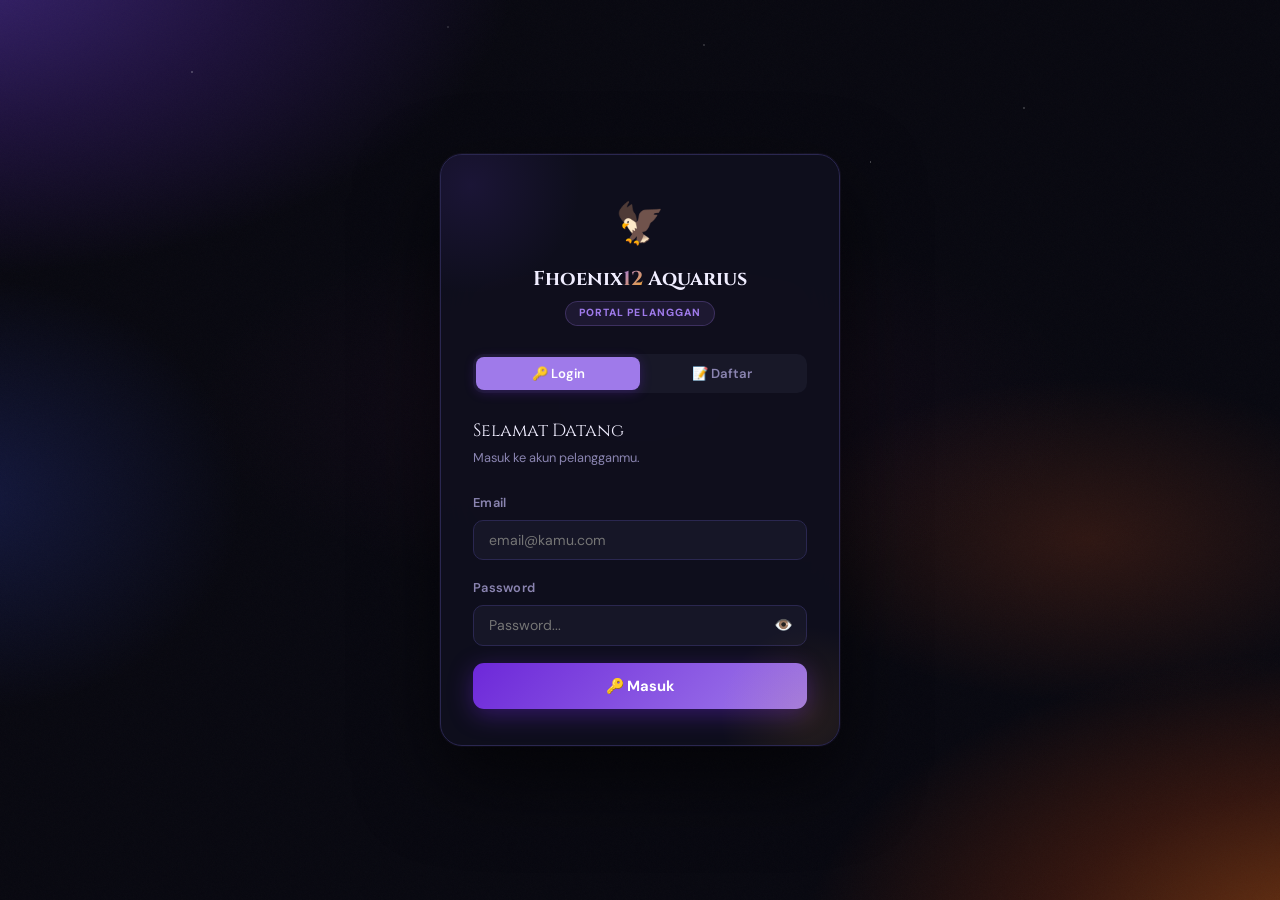
<file: index.html>
<!DOCTYPE html>
<html lang="id">
<head>
<meta charset="UTF-8">
<meta name="viewport" content="width=device-width, initial-scale=1.0">
<title>Fhoenix12 Aquarius — Toko Digital & Fisik</title>
<link rel="stylesheet" href="style.css">
<style>
.hero {
  display: grid; grid-template-columns: 1fr 1fr;
  gap: 2rem; align-items: center;
  padding: 2.5rem 0 3.5rem;
  min-height: 380px;
}
.hero-left { order: 1; }
.hero-right {
  order: 2; display: flex; justify-content: center; align-items: center;
  position: relative;
}
.phoenix-img {
  width: 100%; max-width: 300px;
  border-radius: 20px; object-fit: cover;
  filter: drop-shadow(0 0 40px rgba(159,122,234,0.5)) drop-shadow(0 0 80px rgba(246,166,35,0.25));
  animation: float 5s ease-in-out infinite;
}
@keyframes float { 0%,100%{transform:translateY(0) rotate(-1deg)} 50%{transform:translateY(-12px) rotate(1deg)} }
.phoenix-glow {
  position: absolute; inset: -20px;
  background: radial-gradient(ellipse, rgba(159,122,234,0.15) 0%, rgba(246,166,35,0.08) 50%, transparent 70%);
  border-radius: 50%; pointer-events: none; z-index: -1;
  animation: glow-pulse 4s ease-in-out infinite;
}
@keyframes glow-pulse { 0%,100%{opacity:0.7; transform:scale(0.95)} 50%{opacity:1; transform:scale(1.05)} }

.hero-eyebrow {
  font-size: 0.7rem; font-weight: 700; letter-spacing: 0.12em; text-transform: uppercase;
  background: linear-gradient(90deg, #9f7aea, #f6a623);
  -webkit-background-clip: text; -webkit-text-fill-color: transparent; background-clip: text;
  margin-bottom: 0.7rem; display: block;
}
.hero h1 {
  font-family: 'Cinzel', serif;
  font-size: clamp(1.8rem, 4.5vw, 3rem);
  line-height: 1.2; font-weight: 700;
  margin-bottom: 1rem;
  background: linear-gradient(140deg, #f0edff 0%, #c4b5fd 45%, #f6a623 100%);
  -webkit-background-clip: text; -webkit-text-fill-color: transparent; background-clip: text;
}
.hero p { color: var(--ink2); max-width: 420px; font-size: 0.92rem; line-height: 1.75; margin-bottom: 1.8rem; }
.hero-cta { display: flex; gap: 0.75rem; flex-wrap: wrap; }

.stats {
  display: grid; grid-template-columns: repeat(4, 1fr);
  gap: 1px; background: var(--border);
  border: 1px solid var(--border); border-radius: var(--radius);
  overflow: hidden; margin: 2.5rem 0;
}
.stat { background: var(--surface); padding: 1.2rem 1rem; text-align: center; }
.stat-val {
  font-family: 'Cinzel', serif; font-size: 1.6rem; line-height: 1; margin-bottom: 0.3rem;
  background: linear-gradient(135deg, #c4b5fd, #f6a623);
  -webkit-background-clip: text; -webkit-text-fill-color: transparent; background-clip: text;
}
.stat-label { font-size: 0.72rem; color: var(--ink2); font-weight: 500; }

.quick-nav { display: grid; grid-template-columns: repeat(2,1fr); gap: 1rem; }
.qcard {
  background: rgba(16,16,30,0.8); border: 1.5px solid var(--border);
  border-radius: var(--radius); padding: 1.5rem 1.2rem;
  text-decoration: none; color: var(--ink); transition: all 0.2s;
  display: block; backdrop-filter: blur(8px);
  position: relative; overflow: hidden;
}
.qcard::before {
  content: ''; position: absolute; inset: 0;
  background: linear-gradient(135deg, rgba(159,122,234,0.04) 0%, transparent 60%);
  opacity: 0; transition: opacity 0.2s;
}
.qcard:hover { border-color: rgba(159,122,234,0.35); transform: translateY(-2px); box-shadow: 0 8px 32px rgba(0,0,0,0.3); }
.qcard:hover::before { opacity: 1; }
.qcard-icon { font-size: 1.8rem; margin-bottom: 0.65rem; }
.qcard-title { font-family: 'Cinzel', serif; font-weight: 600; font-size: 0.9rem; margin-bottom: 0.3rem; color: var(--ink); }
.qcard-desc { font-size: 0.78rem; color: var(--ink2); line-height: 1.55; }
.qcard-arrow { display: inline-flex; align-items: center; gap: 0.3rem; color: var(--accent); font-size: 0.75rem; font-weight: 600; margin-top: 0.8rem; }

.section-label {
  font-size: 0.72rem; font-weight: 700; text-transform: uppercase; letter-spacing: 0.08em;
  color: var(--ink2); margin-bottom: 1rem;
  display: flex; align-items: center; gap: 0.6rem;
}
.section-label::after { content: ''; flex: 1; height: 1px; background: var(--border); }

.product-preview { display: grid; grid-template-columns: 1fr 1fr; gap: 0.8rem; margin-bottom: 1.2rem; }
.mini-card {
  background: var(--surface); border: 1.5px solid var(--border);
  border-radius: 12px; padding: 0.9rem;
  display: flex; align-items: center; gap: 0.75rem;
  transition: all 0.2s;
}
.mini-card:hover { border-color: rgba(159,122,234,0.3); }
.mini-icon { font-size: 1.5rem; flex-shrink: 0; }
.mini-name { font-size: 0.82rem; font-weight: 600; margin-bottom: 0.12rem; color: var(--ink); }
.mini-price {
  font-size: 0.8rem; font-weight: 700;
  background: linear-gradient(135deg, #9f7aea, #f6a623);
  -webkit-background-clip: text; -webkit-text-fill-color: transparent; background-clip: text;
}
.mini-badge {
  font-size: 0.65rem; font-weight: 700; padding: 0.12rem 0.45rem; border-radius: 5px;
  background: rgba(159,122,234,0.12); color: var(--accent); margin-left: auto;
  align-self: flex-start; white-space: nowrap; border: 1px solid rgba(159,122,234,0.2);
}

.user-bar {
  background: linear-gradient(135deg, rgba(30,22,53,0.9), rgba(40,28,70,0.9));
  border: 1.5px solid rgba(159,122,234,0.2); border-radius: var(--radius);
  padding: 1.25rem 1.5rem; margin-top: 2rem;
  display: flex; align-items: center; justify-content: space-between; gap: 1rem; flex-wrap: wrap;
}
.user-bar-text { font-size: 0.85rem; color: var(--ink2); }
.user-bar-text strong { color: var(--ink); }
.user-bar-btns { display: flex; gap: 0.6rem; }

@media(max-width:640px) {
  .hero { grid-template-columns: 1fr; text-align: center; }
  .hero-right { order: 1; }
  .hero-left { order: 2; }
  .hero p { max-width: 100%; }
  .hero-cta { justify-content: center; }
  .stats { grid-template-columns: repeat(2,1fr); }
  .quick-nav { grid-template-columns: 1fr; }
  .product-preview { grid-template-columns: 1fr; }
}
</style>
</head>
<body>
<nav>
  <a href="index.html" class="nav-logo">Fhoenix<span>12</span> Aquarius</a>
  <ul class="nav-links">
    <li><a href="index.html" class="active">Beranda</a></li>
    <li><a href="produk.html">Produk</a></li>
    <li><a href="cara-pesan.html">Cara Pesan</a></li>
    <li id="nav-akun-li" style="display:none"><a href="akun.html">👤 Akun</a></li>
  </ul>
  <div class="nav-right">
    <div class="store-pill" id="store-pill"><div class="dot"></div> Buka</div>
    <a href="https://wa.me/6287872334563" class="btn-wa" target="_blank">💬 WA</a>
    <a href="login-pelanggan.html" class="btn btn-ghost btn-sm" id="nav-auth-btn" style="display:none">🔑 Login</a>
    <button onclick="logoutUser()" class="btn btn-ghost btn-sm" id="nav-logout-btn" style="display:none">Logout</button>
  </div>
</nav>
<div id="closed-banner">🔒 Toko tutup sementara — Hubungi WhatsApp untuk pesanan</div>

<div class="page-wrap">
  <div class="hero fade-up">
    <div class="hero-left">
      <span class="hero-eyebrow">✦ Toko Digital & Fisik Terpercaya</span>
      <h1>Top Up &amp; Belanja<br>Mudah &amp; Aman</h1>
      <p>Google Play Card, Voucher Platform, Visa, dan Produk Fisik pilihan — semua ada di Fhoenix12 Aquarius.</p>
      <div class="hero-cta">
        <a href="produk.html" class="btn btn-accent">🛒 Lihat Produk</a>
        <a href="cara-pesan.html" class="btn btn-ghost">📋 Cara Pesan</a>
      </div>
    </div>
    <div class="hero-right">
      <div class="phoenix-glow"></div>
      <img src="phoenix.jpg" alt="Fhoenix12 Aquarius" class="phoenix-img">
    </div>
  </div>

  <div class="stats fade-up" style="animation-delay:0.1s">
    <div class="stat"><div class="stat-val">500+</div><div class="stat-label">Transaksi</div></div>
    <div class="stat"><div class="stat-val">4.9★</div><div class="stat-label">Rating</div></div>
    <div class="stat"><div class="stat-val">&lt;5m</div><div class="stat-label">Proses</div></div>
    <div class="stat"><div class="stat-val">24/7</div><div class="stat-label">Support WA</div></div>
  </div>

  <div class="section-label">Menu Utama</div>
  <div class="quick-nav fade-up" style="animation-delay:0.15s">
    <a href="produk.html" class="qcard">
      <div class="qcard-icon">🛍️</div>
      <div class="qcard-title">Produk</div>
      <div class="qcard-desc">Google Play Card, Voucher, Visa Platform, dan Produk Fisik pilihan</div>
      <div class="qcard-arrow">Lihat semua →</div>
    </a>
    <a href="cara-pesan.html" class="qcard">
      <div class="qcard-icon">📋</div>
      <div class="qcard-title">Cara Pesan</div>
      <div class="qcard-desc">Panduan lengkap cara memesan dan membayar dengan mudah</div>
      <div class="qcard-arrow">Lihat panduan →</div>
    </a>
  </div>

  <hr class="divider">

  <div class="section-label" style="margin-top:2rem">Produk Populer</div>
  <div class="product-preview fade-up" style="animation-delay:0.2s">
    <div class="mini-card"><div class="mini-icon">🎮</div><div><div class="mini-name">Google Play Card 39rb</div><div class="mini-price">Rp39.000</div></div><div class="mini-badge">Digital</div></div>
    <div class="mini-card"><div class="mini-icon">🎮</div><div><div class="mini-name">Google Play Card 75rb</div><div class="mini-price">Rp75.000</div></div><div class="mini-badge">Digital</div></div>
    <div class="mini-card"><div class="mini-icon">💳</div><div><div class="mini-name">Visa Platform Pass</div><div class="mini-price">Rp85.000</div></div><div class="mini-badge">Digital</div></div>
    <div class="mini-card"><div class="mini-icon">📦</div><div><div class="mini-name">Produk Fisik Premium</div><div class="mini-price">Rp120.000</div></div><div class="mini-badge">Fisik</div></div>
  </div>
  <a href="produk.html" class="btn btn-ghost btn-full">Lihat Semua Produk →</a>

  <!-- Bar untuk user yang sudah login -->
  <div class="user-bar fade-up" id="user-welcome-bar" style="animation-delay:0.25s;display:none">
    <div class="user-bar-text">
      👋 Halo, <strong id="user-welcome-name">—</strong>! Selamat datang kembali.
    </div>
    <div class="user-bar-btns">
      <a href="akun.html" class="btn btn-accent btn-sm">👤 Akun Saya</a>
      <button onclick="logoutUser()" class="btn btn-ghost btn-sm">Logout</button>
    </div>
  </div>
</div>

<footer>
  <strong>Fhoenix12 Aquarius</strong> · Toko Digital & Fisik Terpercaya<br>
  <span style="font-size:0.72rem;margin-top:0.35rem;display:block;opacity:0.6">© 2025 Fhoenix12 Aquarius · All rights reserved</span>
  <a href="login.html" style="font-size:0.68rem;color:var(--ink2);text-decoration:none;opacity:0.3;display:inline-block;margin-top:0.5rem;transition:opacity 0.2s" onmouseover="this.style.opacity='0.8'" onmouseout="this.style.opacity='0.3'">⚙️ Admin</a>
</footer>

<script src="auth.js"></script>
<script src="shared.js"></script>
<script>
// ── WAJIB LOGIN sebelum masuk beranda (kecuali admin) ──
(function() {
  if (!isAdmin() && !isLoggedIn()) {
    // Simpan tujuan agar setelah login balik ke sini
    sessionStorage.setItem('after_login', 'index.html');
    window.location.href = 'login-pelanggan.html';
  }
})();

window.addEventListener('DOMContentLoaded', () => {
  const user = getCurrentUser();

  // Tampilkan nav akun jika login
  if (user) {
    const akunLi = document.getElementById('nav-akun-li');
    if (akunLi) akunLi.style.display = 'block';

    const logoutBtn = document.getElementById('nav-logout-btn');
    if (logoutBtn) logoutBtn.style.display = 'inline-flex';

    // Tampilkan welcome bar
    const bar = document.getElementById('user-welcome-bar');
    const nameEl = document.getElementById('user-welcome-name');
    if (bar && nameEl) {
      nameEl.textContent = user.name;
      bar.style.display = 'flex';
    }
  }
});
</script>
</body>
</html>
</file>
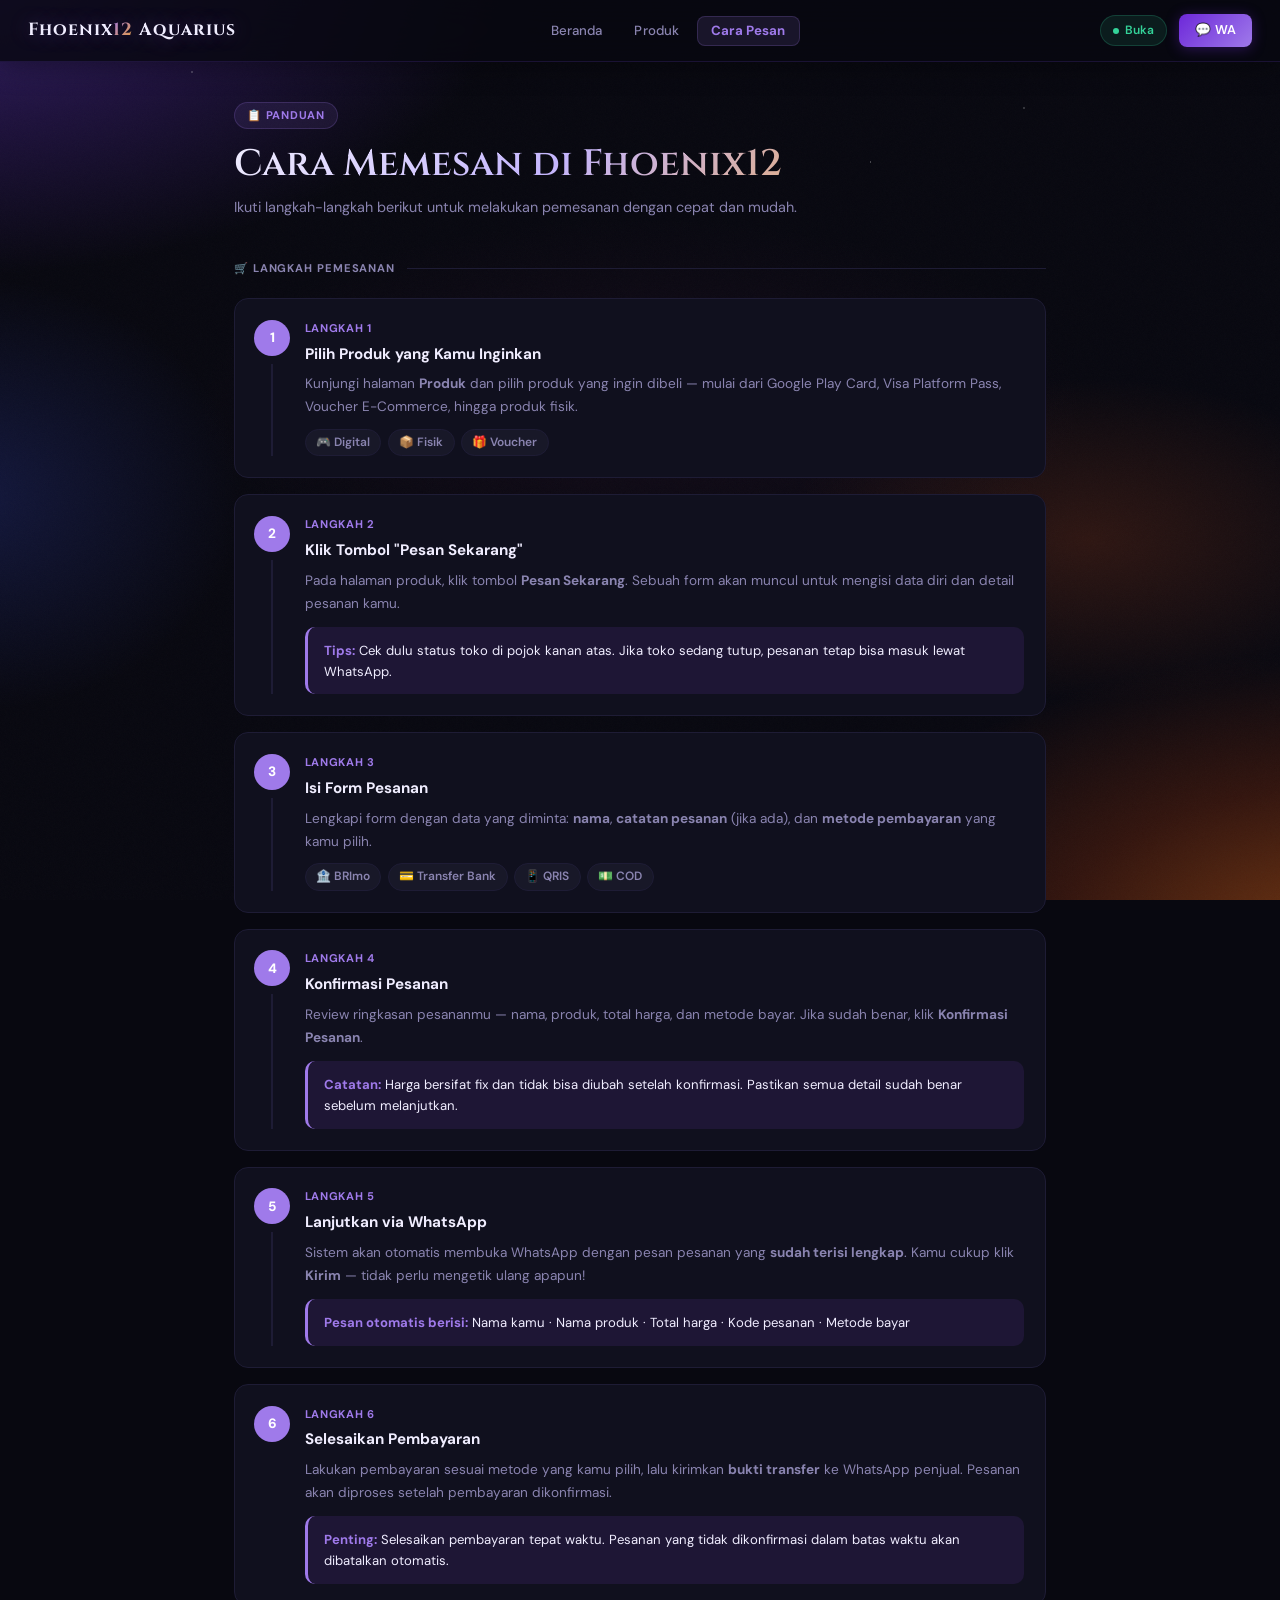
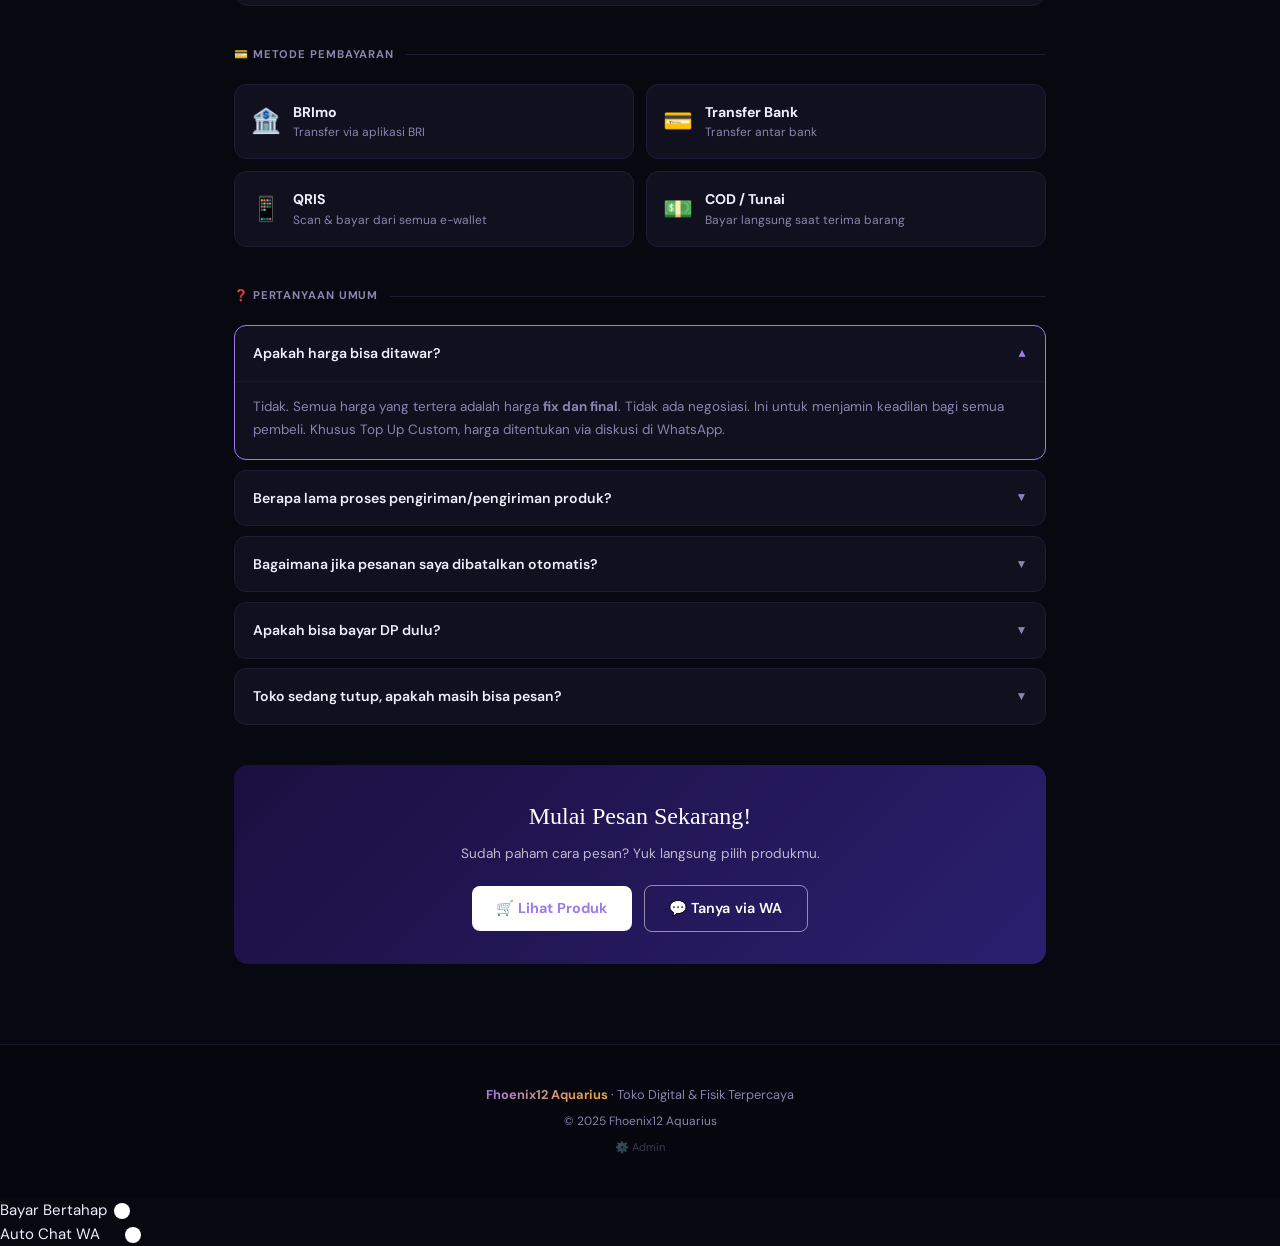
<file: cara-pesan.html>
<!DOCTYPE html>
<html lang="id">
<head>
<meta charset="UTF-8">
<meta name="viewport" content="width=device-width, initial-scale=1.0">
<title>Cara Pesan — Fhoenix12 Aquarius</title>
<link rel="stylesheet" href="style.css">
<style>
/* ─── STEP CARDS ─── */
.steps-list { display: flex; flex-direction: column; gap: 1rem; }

.step-card {
  background: var(--surface);
  border: 1.5px solid var(--border);
  border-radius: var(--radius);
  overflow: hidden;
  display: flex;
  gap: 0;
  transition: box-shadow 0.2s, border-color 0.2s;
  position: relative;
}
.step-card:hover {
  border-color: var(--accent);
  box-shadow: 0 6px 28px rgba(42,95,255,0.1);
}

.step-num-col {
  display: flex;
  flex-direction: column;
  align-items: center;
  padding: 1.3rem 0 1.3rem 1.2rem;
  min-width: 52px;
}
.step-num {
  width: 36px; height: 36px;
  background: var(--accent);
  color: #fff;
  border-radius: 50%;
  display: flex; align-items: center; justify-content: center;
  font-weight: 800; font-size: 0.85rem;
  flex-shrink: 0;
}
.step-line {
  flex: 1;
  width: 2px;
  background: var(--border);
  margin-top: 0.5rem;
  min-height: 16px;
}
.step-card:last-child .step-line { display: none; }

.step-content {
  padding: 1.3rem 1.3rem 1.3rem 0.9rem;
  flex: 1;
}
.step-label {
  font-size: 0.7rem;
  font-weight: 700;
  text-transform: uppercase;
  letter-spacing: 0.06em;
  color: var(--accent);
  margin-bottom: 0.25rem;
}
.step-title {
  font-weight: 700;
  font-size: 0.95rem;
  margin-bottom: 0.4rem;
  color: var(--ink);
}
.step-desc {
  font-size: 0.85rem;
  color: var(--ink2);
  line-height: 1.7;
}

/* ─── TIP BOX ─── */
.tip-box {
  background: var(--accent-light);
  border-radius: 10px;
  padding: 0.8rem 1rem;
  margin-top: 0.75rem;
  font-size: 0.82rem;
  color: var(--ink);
  border-left: 3px solid var(--accent);
}
.tip-box strong { color: var(--accent); }

/* ─── PILL TAGS ─── */
.step-tags { display: flex; flex-wrap: wrap; gap: 0.4rem; margin-top: 0.65rem; }
.step-tag {
  background: var(--surface2);
  border: 1px solid var(--border);
  border-radius: 100px;
  padding: 0.2rem 0.65rem;
  font-size: 0.75rem;
  font-weight: 600;
  color: var(--ink2);
}

/* ─── FAQ SECTION ─── */
.faq-list { display: flex; flex-direction: column; gap: 0.6rem; margin-top: 0; }
.faq-item {
  background: var(--surface);
  border: 1.5px solid var(--border);
  border-radius: 12px;
  overflow: hidden;
  transition: border-color 0.2s;
}
.faq-item:hover { border-color: var(--accent); }
.faq-item.open  { border-color: var(--accent); }

.faq-head {
  display: flex; align-items: center; gap: 0.75rem;
  padding: 1rem 1.1rem;
  cursor: pointer; user-select: none;
}
.faq-q { flex: 1; font-weight: 600; font-size: 0.88rem; }
.faq-chev { color: var(--ink2); font-size: 0.75rem; transition: transform 0.2s; }
.faq-item.open .faq-chev { transform: rotate(180deg); color: var(--accent); }

.faq-body {
  display: none;
  padding: 0 1.1rem 1.1rem;
  font-size: 0.84rem; color: var(--ink2); line-height: 1.7;
  border-top: 1px solid var(--surface2); padding-top: 0.9rem;
}
.faq-item.open .faq-body { display: block; animation: fadeIn 0.2s; }

/* ─── SECTION DIVIDER ─── */
.section-label {
  display: flex; align-items: center; gap: 0.75rem;
  margin-bottom: 1.25rem; margin-top: 2.5rem;
}
.section-label::after { content: ''; flex: 1; height: 1px; background: var(--border); }
.section-label span {
  font-size: 0.7rem; font-weight: 700; text-transform: uppercase;
  letter-spacing: 0.08em; color: var(--ink2); white-space: nowrap;
}

/* ─── PAYMENT METHODS ─── */
.pay-grid {
  display: grid; grid-template-columns: repeat(2, 1fr); gap: 0.75rem;
}
.pay-card {
  background: var(--surface);
  border: 1.5px solid var(--border);
  border-radius: 12px;
  padding: 1rem;
  display: flex; align-items: center; gap: 0.75rem;
  transition: border-color 0.2s, transform 0.2s;
}
.pay-card:hover { border-color: var(--accent); transform: translateY(-1px); }
.pay-icon { font-size: 1.5rem; flex-shrink: 0; }
.pay-info-name { font-weight: 700; font-size: 0.88rem; }
.pay-info-sub  { font-size: 0.75rem; color: var(--ink2); }

/* ─── BOTTOM CTA ─── */
.cp-cta {
  margin-top: 2.5rem;
  background: linear-gradient(135deg, #1b0f40 0%, #2a1f6e 100%);
  border-radius: var(--radius); padding: 2rem 1.5rem; text-align: center; color: #fff;
}
.cp-cta h3 {
  font-family: 'Instrument Serif', serif;
  font-size: 1.5rem; font-weight: 400; margin-bottom: 0.5rem;
}
.cp-cta p { font-size: 0.85rem; color: rgba(255,255,255,0.7); margin-bottom: 1.25rem; }
.btn-white { background: #fff; color: var(--accent); font-weight: 700; }
.btn-white:hover { background: #f0f4ff; }
.btn-outline-white { background: transparent; color: #fff; border: 1.5px solid rgba(255,255,255,0.5); }
.btn-outline-white:hover { background: rgba(255,255,255,0.1); }
</style>
</head>
<body>

<nav>
  <a href="index.html" class="nav-logo">Fhoenix<span>12</span> Aquarius</a>
  <ul class="nav-links">
    <li><a href="index.html">Beranda</a></li>
    <li><a href="produk.html">Produk</a></li>
    <li><a href="cara-pesan.html" class="active">Cara Pesan</a></li>
  </ul>
  <div class="nav-right">
    <div class="store-pill" id="store-pill"><div class="dot"></div> Buka</div>
    <a href="https://wa.me/6287872334563" class="btn-wa" target="_blank">💬 WA</a>
  </div>
</nav>

<div id="closed-banner">🔒 Toko tutup sementara — Hubungi WhatsApp untuk pesanan</div>

<div class="page-wrap">
  <div class="page-header fade-up">
    <div class="page-tag">📋 Panduan</div>
    <h1>Cara Memesan di Fhoenix12</h1>
    <p>Ikuti langkah-langkah berikut untuk melakukan pemesanan dengan cepat dan mudah.</p>
  </div>

  <!-- LANGKAH-LANGKAH -->
  <div class="section-label fade-up" style="animation-delay:0.05s">
    <span>🛒 Langkah Pemesanan</span>
  </div>

  <div class="steps-list fade-up" style="animation-delay:0.1s">

    <!-- STEP 1 -->
    <div class="step-card">
      <div class="step-num-col">
        <div class="step-num">1</div>
        <div class="step-line"></div>
      </div>
      <div class="step-content">
        <div class="step-label">Langkah 1</div>
        <div class="step-title">Pilih Produk yang Kamu Inginkan</div>
        <div class="step-desc">
          Kunjungi halaman <strong>Produk</strong> dan pilih produk yang ingin dibeli — mulai dari Google Play Card, Visa Platform Pass, Voucher E-Commerce, hingga produk fisik.
        </div>
        <div class="step-tags">
          <span class="step-tag">🎮 Digital</span>
          <span class="step-tag">📦 Fisik</span>
          <span class="step-tag">🎁 Voucher</span>
        </div>
      </div>
    </div>

    <!-- STEP 2 -->
    <div class="step-card">
      <div class="step-num-col">
        <div class="step-num">2</div>
        <div class="step-line"></div>
      </div>
      <div class="step-content">
        <div class="step-label">Langkah 2</div>
        <div class="step-title">Klik Tombol "Pesan Sekarang"</div>
        <div class="step-desc">
          Pada halaman produk, klik tombol <strong>Pesan Sekarang</strong>. Sebuah form akan muncul untuk mengisi data diri dan detail pesanan kamu.
        </div>
        <div class="tip-box">
          <strong>Tips:</strong> Cek dulu status toko di pojok kanan atas. Jika toko sedang tutup, pesanan tetap bisa masuk lewat WhatsApp.
        </div>
      </div>
    </div>

    <!-- STEP 3 -->
    <div class="step-card">
      <div class="step-num-col">
        <div class="step-num">3</div>
        <div class="step-line"></div>
      </div>
      <div class="step-content">
        <div class="step-label">Langkah 3</div>
        <div class="step-title">Isi Form Pesanan</div>
        <div class="step-desc">
          Lengkapi form dengan data yang diminta: <strong>nama</strong>, <strong>catatan pesanan</strong> (jika ada), dan <strong>metode pembayaran</strong> yang kamu pilih.
        </div>
        <div class="step-tags">
          <span class="step-tag">🏦 BRImo</span>
          <span class="step-tag">💳 Transfer Bank</span>
          <span class="step-tag">📱 QRIS</span>
          <span class="step-tag">💵 COD</span>
        </div>
      </div>
    </div>

    <!-- STEP 4 -->
    <div class="step-card">
      <div class="step-num-col">
        <div class="step-num">4</div>
        <div class="step-line"></div>
      </div>
      <div class="step-content">
        <div class="step-label">Langkah 4</div>
        <div class="step-title">Konfirmasi Pesanan</div>
        <div class="step-desc">
          Review ringkasan pesananmu — nama, produk, total harga, dan metode bayar. Jika sudah benar, klik <strong>Konfirmasi Pesanan</strong>.
        </div>
        <div class="tip-box">
          <strong>Catatan:</strong> Harga bersifat fix dan tidak bisa diubah setelah konfirmasi. Pastikan semua detail sudah benar sebelum melanjutkan.
        </div>
      </div>
    </div>

    <!-- STEP 5 -->
    <div class="step-card">
      <div class="step-num-col">
        <div class="step-num">5</div>
        <div class="step-line"></div>
      </div>
      <div class="step-content">
        <div class="step-label">Langkah 5</div>
        <div class="step-title">Lanjutkan via WhatsApp</div>
        <div class="step-desc">
          Sistem akan otomatis membuka WhatsApp dengan pesan pesanan yang <strong>sudah terisi lengkap</strong>. Kamu cukup klik <strong>Kirim</strong> — tidak perlu mengetik ulang apapun!
        </div>
        <div class="tip-box">
          <strong>Pesan otomatis berisi:</strong> Nama kamu · Nama produk · Total harga · Kode pesanan · Metode bayar
        </div>
      </div>
    </div>

    <!-- STEP 6 -->
    <div class="step-card">
      <div class="step-num-col">
        <div class="step-num">6</div>
        <div class="step-line"></div>
      </div>
      <div class="step-content">
        <div class="step-label">Langkah 6</div>
        <div class="step-title">Selesaikan Pembayaran</div>
        <div class="step-desc">
          Lakukan pembayaran sesuai metode yang kamu pilih, lalu kirimkan <strong>bukti transfer</strong> ke WhatsApp penjual. Pesanan akan diproses setelah pembayaran dikonfirmasi.
        </div>
        <div class="tip-box">
          <strong>Penting:</strong> Selesaikan pembayaran tepat waktu. Pesanan yang tidak dikonfirmasi dalam batas waktu akan dibatalkan otomatis.
        </div>
      </div>
    </div>

  </div>

  <!-- METODE PEMBAYARAN -->
  <div class="section-label fade-up" style="animation-delay:0.15s">
    <span>💳 Metode Pembayaran</span>
  </div>

  <div class="pay-grid fade-up" style="animation-delay:0.17s">
    <div class="pay-card">
      <div class="pay-icon">🏦</div>
      <div>
        <div class="pay-info-name">BRImo</div>
        <div class="pay-info-sub">Transfer via aplikasi BRI</div>
      </div>
    </div>
    <div class="pay-card">
      <div class="pay-icon">💳</div>
      <div>
        <div class="pay-info-name">Transfer Bank</div>
        <div class="pay-info-sub">Transfer antar bank</div>
      </div>
    </div>
    <div class="pay-card">
      <div class="pay-icon">📱</div>
      <div>
        <div class="pay-info-name">QRIS</div>
        <div class="pay-info-sub">Scan & bayar dari semua e-wallet</div>
      </div>
    </div>
    <div class="pay-card">
      <div class="pay-icon">💵</div>
      <div>
        <div class="pay-info-name">COD / Tunai</div>
        <div class="pay-info-sub">Bayar langsung saat terima barang</div>
      </div>
    </div>
  </div>

  <!-- FAQ -->
  <div class="section-label fade-up" style="animation-delay:0.2s">
    <span>❓ Pertanyaan Umum</span>
  </div>

  <div class="faq-list fade-up" style="animation-delay:0.22s">

    <div class="faq-item open">
      <div class="faq-head" onclick="toggleFaq(this)">
        <div class="faq-q">Apakah harga bisa ditawar?</div>
        <span class="faq-chev">▼</span>
      </div>
      <div class="faq-body">
        Tidak. Semua harga yang tertera adalah harga <strong>fix dan final</strong>. Tidak ada negosiasi. Ini untuk menjamin keadilan bagi semua pembeli. Khusus Top Up Custom, harga ditentukan via diskusi di WhatsApp.
      </div>
    </div>

    <div class="faq-item">
      <div class="faq-head" onclick="toggleFaq(this)">
        <div class="faq-q">Berapa lama proses pengiriman/pengiriman produk?</div>
        <span class="faq-chev">▼</span>
      </div>
      <div class="faq-body">
        Produk digital biasanya diproses dalam beberapa menit setelah pembayaran dikonfirmasi. Produk fisik membutuhkan waktu sesuai kurir yang dipilih. Detail lebih lanjut bisa ditanyakan langsung via WhatsApp.
      </div>
    </div>

    <div class="faq-item">
      <div class="faq-head" onclick="toggleFaq(this)">
        <div class="faq-q">Bagaimana jika pesanan saya dibatalkan otomatis?</div>
        <span class="faq-chev">▼</span>
      </div>
      <div class="faq-body">
        Kamu bisa melakukan pemesanan ulang kapan saja. Pastikan untuk menyelesaikan pembayaran tepat waktu pada pemesanan berikutnya. Jika ada kendala, hubungi penjual via WhatsApp sebelum batas waktu habis.
      </div>
    </div>

    <div class="faq-item">
      <div class="faq-head" onclick="toggleFaq(this)">
        <div class="faq-q">Apakah bisa bayar DP dulu?</div>
        <span class="faq-chev">▼</span>
      </div>
      <div class="faq-body">
        Ya, jika fitur <strong>Pembayaran Bertahap</strong> diaktifkan oleh penjual. Kamu cukup bayar 50% di awal, sisanya setelah pesanan selesai. Pilihan ini muncul di form pemesanan jika tersedia.
      </div>
    </div>

    <div class="faq-item">
      <div class="faq-head" onclick="toggleFaq(this)">
        <div class="faq-q">Toko sedang tutup, apakah masih bisa pesan?</div>
        <span class="faq-chev">▼</span>
      </div>
      <div class="faq-body">
        Saat toko tutup, pesanan online dinonaktifkan sementara. Namun kamu tetap bisa menghubungi penjual langsung via <strong>WhatsApp</strong> untuk melakukan pemesanan secara manual.
      </div>
    </div>

  </div>

  <!-- CTA -->
  <div class="cp-cta fade-up" style="animation-delay:0.25s">
    <h3>Mulai Pesan Sekarang!</h3>
    <p>Sudah paham cara pesan? Yuk langsung pilih produkmu.</p>
    <a href="produk.html" class="btn btn-white btn-sm" style="padding:0.7rem 1.5rem;font-size:0.9rem">🛒 Lihat Produk</a>
    &nbsp;
    <a href="https://wa.me/6287872334563" class="btn btn-outline-white btn-sm" style="padding:0.7rem 1.5rem;font-size:0.9rem" target="_blank">💬 Tanya via WA</a>
  </div>

</div>

<footer>
  <strong>Fhoenix12 Aquarius</strong> · Toko Digital & Fisik Terpercaya<br>
  <span style="font-size:0.75rem;margin-top:0.4rem;display:block">© 2025 Fhoenix12 Aquarius</span>
  <a href="login.html" style="font-size:0.7rem;color:var(--ink2);text-decoration:none;opacity:0.4;display:inline-block;margin-top:0.5rem;transition:opacity 0.2s" onmouseover="this.style.opacity='0.9'" onmouseout="this.style.opacity='0.4'">⚙️ Admin</a>
</footer>

    <div class="admin-row">
      <span class="admin-label">Bayar Bertahap</span>
      <label class="toggle"><input type="checkbox" id="t-inst" onchange="toggleInstallment(this.checked)"><span class="toggle-track"></span></label>
    </div>
    <div class="admin-row">
      <span class="admin-label">Auto Chat WA</span>
      <label class="toggle"><input type="checkbox" id="t-wa" checked onchange="toggleAutoWA(this.checked)"><span class="toggle-track"></span></label>
    </div>
  </div>

<script src="auth.js"></script>
<script src="shared.js"></script>
<script>
function toggleFaq(head) {
  const item = head.parentElement;
  item.classList.toggle('open');
}
</script>
</body>
</html>
</file>
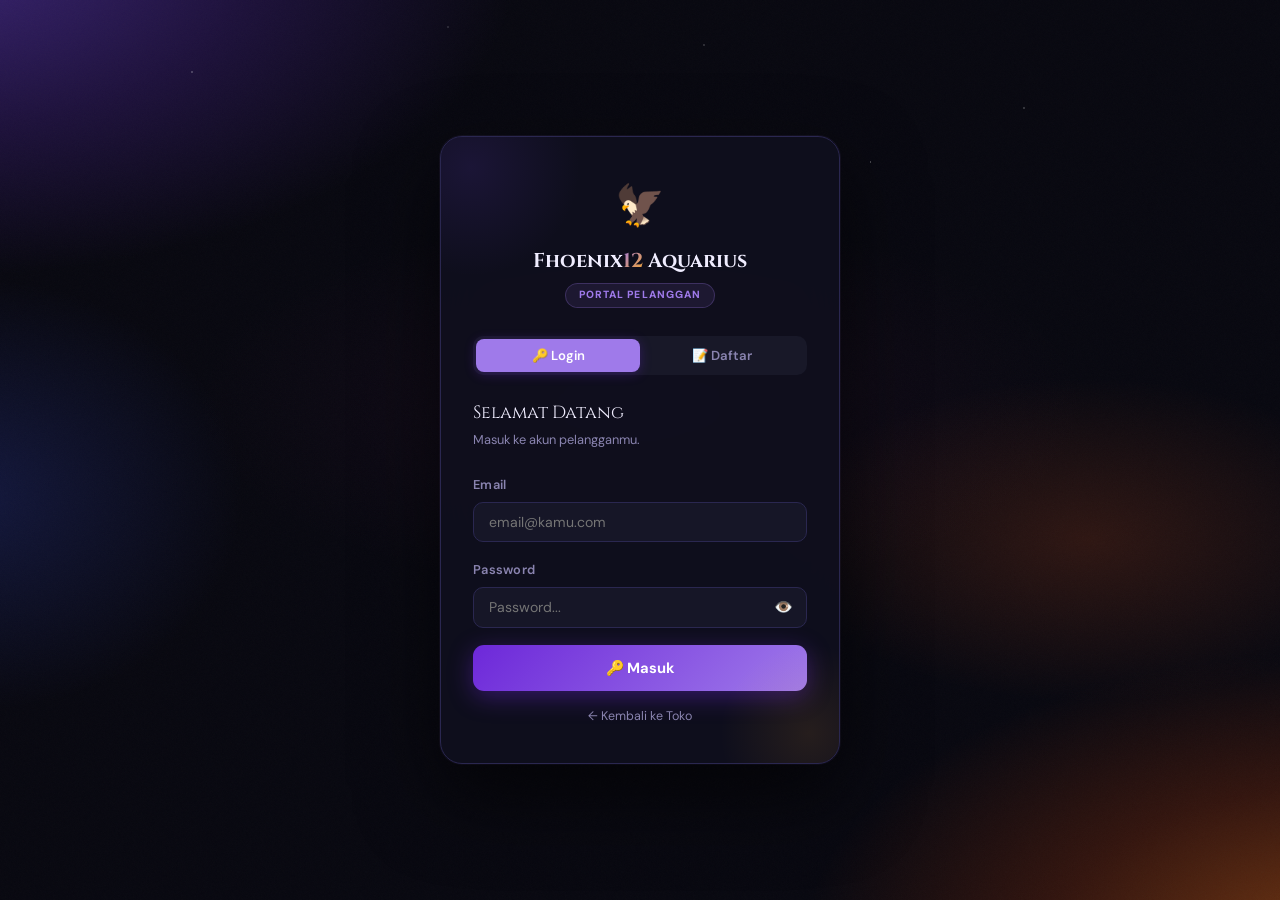
<file: login-pelanggan.html>
<!DOCTYPE html>
<html lang="id">
<head>
<meta charset="UTF-8">
<meta name="viewport" content="width=device-width, initial-scale=1.0">
<title>Login Pelanggan — Fhoenix12 Aquarius</title>
<link rel="stylesheet" href="style.css">
<style>
body { min-height: 100vh; display: flex; align-items: center; justify-content: center; padding: 1.5rem; }
.auth-wrap { width: 100%; max-width: 400px; }
.auth-card {
  background: rgba(16,16,30,0.92); border: 1.5px solid var(--border2);
  border-radius: 22px; padding: 2.25rem 2rem;
  box-shadow: 0 32px 80px rgba(0,0,0,0.6), 0 0 0 1px rgba(159,122,234,0.08);
  backdrop-filter: blur(20px); position: relative; overflow: hidden;
}
.auth-card::before {
  content:''; position:absolute; top:-80px; left:-80px; width:220px; height:220px;
  background:radial-gradient(circle, rgba(100,60,200,0.15) 0%, transparent 70%);
  pointer-events:none;
}
.auth-card::after {
  content:''; position:absolute; bottom:-60px; right:-60px; width:180px; height:180px;
  background:radial-gradient(circle, rgba(246,166,35,0.1) 0%, transparent 70%);
  pointer-events:none;
}
.auth-logo { text-align:center; margin-bottom:1.75rem; }
.auth-logo-img { font-size:2.5rem; margin-bottom:0.5rem; display:block; animation:float 4s ease-in-out infinite; }
@keyframes float { 0%,100%{transform:translateY(0)} 50%{transform:translateY(-6px)} }
.auth-logo-name { font-family:'Cinzel',serif; font-size:1.25rem; font-weight:700; color:var(--ink); }
.auth-logo-name span { background:linear-gradient(135deg,#9f7aea,#f6a623); -webkit-background-clip:text; -webkit-text-fill-color:transparent; background-clip:text; }
.auth-badge {
  display:inline-block; margin-top:0.4rem;
  background:rgba(159,122,234,0.1); border:1px solid rgba(159,122,234,0.25);
  border-radius:100px; padding:0.2rem 0.8rem;
  font-size:0.65rem; font-weight:800; letter-spacing:0.1em; text-transform:uppercase; color:var(--accent);
}
.auth-title { font-family:'Cinzel',serif; font-size:1.1rem; margin-bottom:0.2rem; color:var(--ink); }
.auth-sub { font-size:0.8rem; color:var(--ink2); margin-bottom:1.5rem; }
.err-box {
  display:none; background:rgba(248,113,113,0.1); border:1px solid rgba(248,113,113,0.25);
  border-radius:9px; padding:0.65rem 0.9rem; font-size:0.8rem; color:var(--danger); margin-bottom:1rem;
}
.err-box.show { display:flex; align-items:center; gap:0.4rem; animation:fadeIn 0.15s; }
.pass-wrap { position:relative; }
.pass-wrap input { padding-right:3rem; }
.eye-btn { position:absolute; right:0.9rem; top:50%; transform:translateY(-50%); background:none; border:none; cursor:pointer; font-size:0.95rem; color:var(--ink2); transition:color 0.15s; }
.eye-btn:hover { color:var(--accent); }
.btn-main {
  width:100%; padding:0.82rem; border-radius:11px; border:none; cursor:pointer;
  background:linear-gradient(135deg,#6d28d9,#9f7aea); color:#fff;
  font-size:0.92rem; font-weight:700; font-family:'DM Sans',sans-serif;
  box-shadow:0 6px 24px rgba(109,40,217,0.4); transition:all 0.2s; margin-top:0.5rem;
  display:flex; align-items:center; justify-content:center; gap:0.5rem;
}
.btn-main:hover { transform:translateY(-1px); box-shadow:0 8px 32px rgba(109,40,217,0.55); }
.auth-footer { text-align:center; margin-top:1.3rem; font-size:0.8rem; color:var(--ink2); }
.auth-footer a { color:var(--accent); text-decoration:none; font-weight:600; }
.auth-footer a:hover { text-decoration:underline; }
/* Tombol back hanya muncul jika bukan dari redirect wajib login */
.back-home {
  display:none; text-align:center; margin-top:1rem; font-size:0.78rem;
  color:var(--ink2); text-decoration:none; transition:color 0.15s;
}
.back-home.visible { display:block; }
.back-home:hover { color:var(--accent); }
.tabs { display:flex; background:var(--surface2); border-radius:10px; padding:3px; margin-bottom:1.5rem; }
.tab { flex:1; text-align:center; padding:0.5rem; border-radius:8px; cursor:pointer; font-size:0.82rem; font-weight:600; color:var(--ink2); transition:all 0.2s; border:none; background:none; font-family:'DM Sans',sans-serif; }
.tab.active { background:var(--accent); color:#fff; box-shadow:0 2px 12px rgba(109,40,217,0.3); }
</style>
</head>
<body>
<div class="auth-wrap">
  <div class="auth-card">
    <div class="auth-logo">
      <span class="auth-logo-img">🦅</span>
      <div class="auth-logo-name">Fhoenix<span>12</span> Aquarius</div>
      <div class="auth-badge">Portal Pelanggan</div>
    </div>

    <div class="tabs">
      <button class="tab active" onclick="showTab('login',this)">🔑 Login</button>
      <button class="tab" onclick="showTab('register',this)">📝 Daftar</button>
    </div>

    <!-- LOGIN FORM -->
    <div id="tab-login">
      <div class="auth-title">Selamat Datang</div>
      <div class="auth-sub">Masuk ke akun pelangganmu.</div>
      <div class="err-box" id="login-err">❌ <span id="login-err-msg">Error</span></div>
      <div class="form-group"><label>Email</label><input type="email" id="l-email" placeholder="email@kamu.com"></div>
      <div class="form-group">
        <label>Password</label>
        <div class="pass-wrap">
          <input type="password" id="l-pass" placeholder="Password..." onkeydown="if(event.key==='Enter')doLogin()">
          <button class="eye-btn" onclick="toggleEye('l-pass',this)">👁️</button>
        </div>
      </div>
      <button class="btn-main" onclick="doLogin()">🔑 Masuk</button>
    </div>

    <!-- REGISTER FORM -->
    <div id="tab-register" style="display:none">
      <div class="auth-title">Buat Akun Baru</div>
      <div class="auth-sub">Daftar untuk melacak pesananmu.</div>
      <div class="err-box" id="reg-err">❌ <span id="reg-err-msg">Error</span></div>
      <div class="form-group"><label>Nama Lengkap *</label><input type="text" id="r-name" placeholder="Nama kamu..."></div>
      <div class="form-group"><label>Email *</label><input type="email" id="r-email" placeholder="email@kamu.com"></div>
      <div class="form-group"><label>Nomor WhatsApp *</label><input type="tel" id="r-phone" placeholder="08xxxxxxxxxx"></div>
      <div class="form-group">
        <label>Password *</label>
        <div class="pass-wrap">
          <input type="password" id="r-pass" placeholder="Min. 6 karakter...">
          <button class="eye-btn" onclick="toggleEye('r-pass',this)">👁️</button>
        </div>
      </div>
      <div class="form-group"><label>Kode Referral (jika ada)</label><input type="text" id="r-ref" placeholder="Kode dari teman/owner..."></div>
      <button class="btn-main" onclick="doRegister()">📝 Buat Akun</button>
    </div>

    <!-- Tombol kembali: hanya tampil jika user datang bukan dari redirect wajib login -->
    <a href="index.html" class="back-home" id="back-btn">← Kembali ke Toko</a>
  </div>
</div>

<script src="auth.js"></script>
<script>
// Jika sudah login, redirect langsung
if (isLoggedIn()) {
  const after = sessionStorage.getItem('after_login') || 'index.html';
  sessionStorage.removeItem('after_login');
  window.location.href = after;
}

window.addEventListener('DOMContentLoaded', () => {
  const params = new URLSearchParams(location.search);

  // Buka tab register otomatis jika ada ?tab=register di URL
  if (params.get('tab') === 'register') {
    showTab('register', document.querySelectorAll('.tab')[1]);
  }

  // Tampilkan tombol "Kembali ke Toko" HANYA jika:
  // - bukan redirect dari after_login (artinya user sengaja buka halaman ini sendiri)
  // - atau ada param ?from= yang bukan index.html
  const afterLogin = sessionStorage.getItem('after_login');
  const fromParam  = params.get('from');
  // Jika ada after_login ke index.html → user dipaksa login, sembunyikan tombol back
  // Jika tidak ada after_login / after_login bukan index → tampilkan tombol back
  const dipaksaLogin = (afterLogin === 'index.html');
  if (!dipaksaLogin) {
    document.getElementById('back-btn').classList.add('visible');
  }
});

function showTab(tab, btn) {
  document.getElementById('tab-login').style.display = tab === 'login' ? 'block' : 'none';
  document.getElementById('tab-register').style.display = tab === 'register' ? 'block' : 'none';
  document.querySelectorAll('.tab').forEach(t => t.classList.remove('active'));
  btn.classList.add('active');
}

function toggleEye(id, btn) {
  const inp = document.getElementById(id);
  inp.type = inp.type === 'password' ? 'text' : 'password';
  btn.textContent = inp.type === 'password' ? '👁️' : '🙈';
}

function showErr(id, msgId, msg) {
  const el = document.getElementById(id);
  document.getElementById(msgId).textContent = msg;
  el.classList.add('show');
  setTimeout(() => el.classList.remove('show'), 4000);
}

function doLogin() {
  const email = document.getElementById('l-email').value.trim();
  const pass  = document.getElementById('l-pass').value;
  if (!email || !pass) { showErr('login-err','login-err-msg','Isi email dan password.'); return; }
  const res = loginUser(email, pass);
  if (res.ok) {
    const after = sessionStorage.getItem('after_login');
    sessionStorage.removeItem('after_login');
    const params = new URLSearchParams(location.search);
    window.location.href = after || params.get('from') || 'index.html';
  } else showErr('login-err', 'login-err-msg', res.msg);
}

function doRegister() {
  const name  = document.getElementById('r-name').value.trim();
  const email = document.getElementById('r-email').value.trim();
  const phone = document.getElementById('r-phone').value.trim();
  const pass  = document.getElementById('r-pass').value;
  const ref   = document.getElementById('r-ref').value.trim();
  if (!name || !email || !phone || !pass) { showErr('reg-err','reg-err-msg','Lengkapi semua field wajib.'); return; }
  if (pass.length < 6) { showErr('reg-err','reg-err-msg','Password minimal 6 karakter.'); return; }
  const res = registerUser(name, email, phone, pass, ref);
  if (res.ok) {
    const after = sessionStorage.getItem('after_login');
    sessionStorage.removeItem('after_login');
    window.location.href = after || 'index.html';
  } else showErr('reg-err', 'reg-err-msg', res.msg);
}
</script>
</body>
</html>
</file>
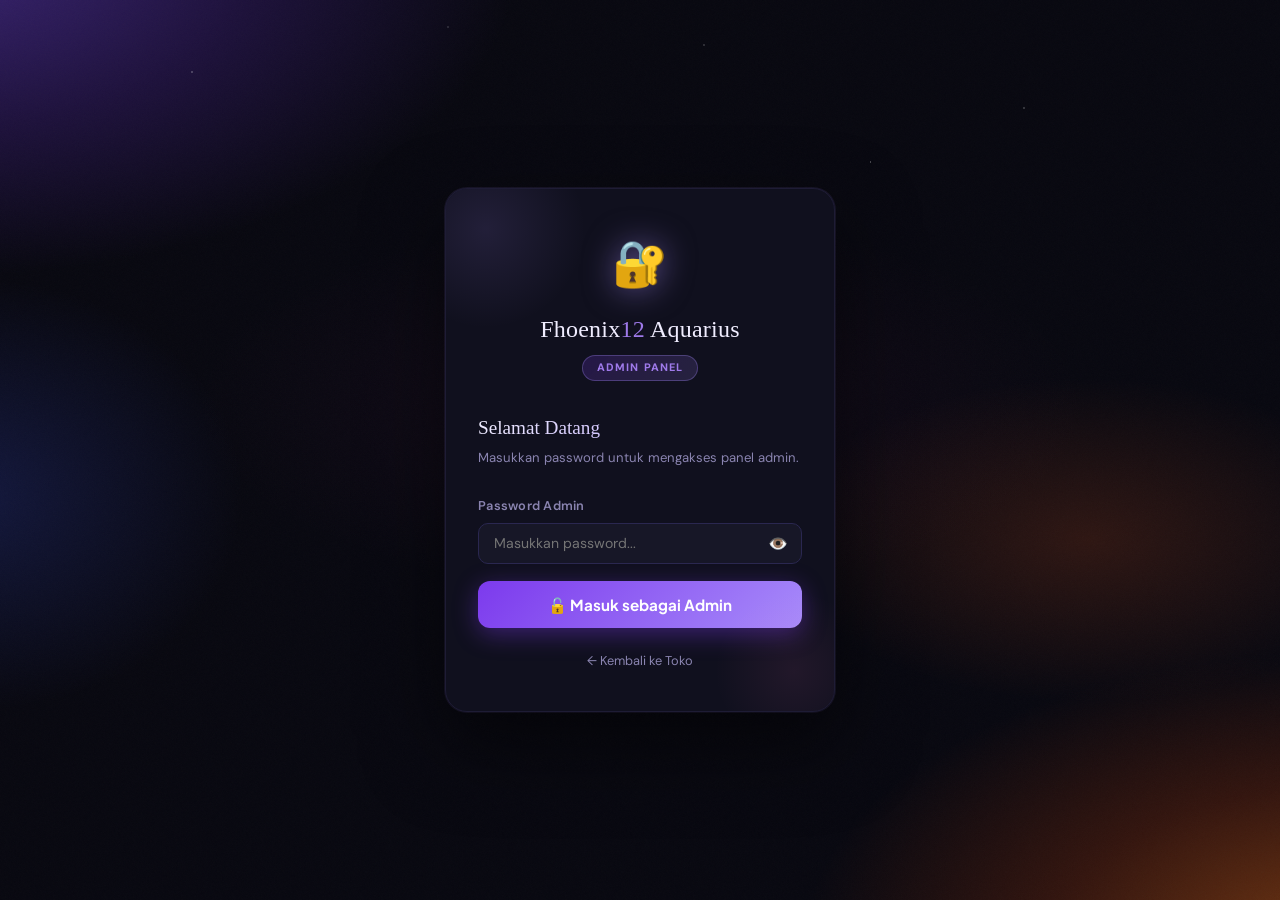
<file: login.html>
<!DOCTYPE html>
<html lang="id">
<head>
<meta charset="UTF-8">
<meta name="viewport" content="width=device-width, initial-scale=1.0">
<title>Login Admin — Fhoenix12 Aquarius</title>
<link rel="stylesheet" href="style.css">
<style>
body { min-height: 100vh; display: flex; align-items: center; justify-content: center; padding: 1.5rem; }

.login-wrap {
  width: 100%; max-width: 390px;
}

.login-card {
  background: var(--surface);
  border: 1.5px solid var(--border);
  border-radius: 22px;
  padding: 2.5rem 2rem;
  box-shadow: 0 32px 80px rgba(0,0,0,0.5), 0 0 0 1px rgba(167,139,250,0.1);
  animation: slideUp 0.35s ease;
  position: relative;
  overflow: hidden;
}
.login-card::before {
  content: '';
  position: absolute;
  top: -60px; left: -60px;
  width: 200px; height: 200px;
  background: radial-gradient(circle, rgba(167,139,250,0.12) 0%, transparent 70%);
  pointer-events: none;
}
.login-card::after {
  content: '';
  position: absolute;
  bottom: -40px; right: -40px;
  width: 160px; height: 160px;
  background: radial-gradient(circle, rgba(244,114,182,0.08) 0%, transparent 70%);
  pointer-events: none;
}

.login-logo { text-align: center; margin-bottom: 2rem; }
.lock-anim {
  font-size: 2.8rem; display: block; margin-bottom: 0.6rem;
  animation: float 3s ease-in-out infinite;
  filter: drop-shadow(0 0 16px rgba(167,139,250,0.5));
}
@keyframes float { 0%,100%{transform:translateY(0)} 50%{transform:translateY(-6px)} }

.logo-text {
  font-family: 'Instrument Serif', serif; font-size: 1.5rem; color: var(--ink); letter-spacing: 0.01em;
}
.logo-text span { color: var(--accent); }
.admin-badge {
  display: inline-block; margin-top: 0.4rem;
  background: linear-gradient(135deg, rgba(124,58,237,0.2), rgba(167,139,250,0.15));
  border: 1px solid rgba(167,139,250,0.3);
  border-radius: 100px; padding: 0.22rem 0.85rem;
  font-size: 0.68rem; font-weight: 800; letter-spacing: 0.1em;
  text-transform: uppercase; color: var(--accent);
}

.login-heading {
  font-family: 'Instrument Serif', serif; font-size: 1.2rem; margin-bottom: 0.2rem;
  background: linear-gradient(135deg, #f0eeff, #a78bfa);
  -webkit-background-clip: text; -webkit-text-fill-color: transparent; background-clip: text;
}
.login-sub { font-size: 0.82rem; color: var(--ink2); margin-bottom: 1.75rem; }

.error-box {
  display: none; background: rgba(248,113,113,0.1);
  border: 1px solid rgba(248,113,113,0.3); border-radius: 10px;
  padding: 0.7rem 1rem; font-size: 0.82rem; color: var(--danger);
  margin-bottom: 1rem; animation: fadeIn 0.15s;
}
.error-box.show { display: flex; align-items: center; gap: 0.5rem; }

.pass-wrap { position: relative; }
.pass-wrap input { padding-right: 3.2rem; }
.eye-btn {
  position: absolute; right: 0.9rem; top: 50%; transform: translateY(-50%);
  background: none; border: none; cursor: pointer; font-size: 1rem;
  color: var(--ink2); transition: color 0.15s; padding: 0;
}
.eye-btn:hover { color: var(--accent); }

.btn-login {
  width: 100%; padding: 0.85rem; border-radius: 12px; border: none; cursor: pointer;
  background: linear-gradient(135deg, #7c3aed, #a78bfa);
  color: #fff; font-size: 0.95rem; font-weight: 700;
  font-family: 'Plus Jakarta Sans', sans-serif;
  box-shadow: 0 6px 24px rgba(124,58,237,0.4);
  transition: all 0.2s; margin-top: 0.5rem;
  display: flex; align-items: center; justify-content: center; gap: 0.5rem;
}
.btn-login:hover { transform: translateY(-1px); box-shadow: 0 8px 30px rgba(124,58,237,0.5); }
.btn-login:active { transform: translateY(0); }

.back-link { display: block; text-align: center; margin-top: 1.4rem; font-size: 0.8rem; color: var(--ink2); text-decoration: none; transition: color 0.15s; }
.back-link:hover { color: var(--accent); }

@keyframes shake {
  0%,100%{transform:translateX(0)} 20%{transform:translateX(-10px)}
  40%{transform:translateX(10px)} 60%{transform:translateX(-7px)} 80%{transform:translateX(7px)}
}
.shake { animation: shake 0.4s ease !important; }
</style>
</head>
<body>
<div class="login-wrap">
  <div class="login-card" id="login-card">
    <div class="login-logo">
      <span class="lock-anim">🔐</span>
      <div class="logo-text">Fhoenix<span>12</span> Aquarius</div>
      <div class="admin-badge">Admin Panel</div>
    </div>

    <div class="login-heading">Selamat Datang</div>
    <div class="login-sub">Masukkan password untuk mengakses panel admin.</div>

    <div class="error-box" id="err-box">❌ Password salah. Coba lagi.</div>

    <div class="form-group">
      <label>Password Admin</label>
      <div class="pass-wrap">
        <input type="password" id="pass" placeholder="Masukkan password..." onkeydown="if(event.key==='Enter')doLogin()">
        <button class="eye-btn" id="eye-btn" onclick="toggleEye()">👁️</button>
      </div>
    </div>

    <button class="btn-login" onclick="doLogin()">🔓 Masuk sebagai Admin</button>
    <a href="index.html" class="back-link">← Kembali ke Toko</a>
  </div>
</div>

<script src="auth.js"></script>
<script>
// Jika sudah login langsung ke admin
if (isAdmin()) window.location.href = 'admin.html';

function doLogin() {
  const pass = document.getElementById('pass').value;
  const err = document.getElementById('err-box');
  const card = document.getElementById('login-card');
  if (adminLogin(pass)) {
    window.location.href = 'admin.html';
  } else {
    err.classList.add('show');
    document.getElementById('pass').value = '';
    document.getElementById('pass').focus();
    card.classList.remove('shake');
    void card.offsetWidth;
    card.classList.add('shake');
  }
}

function toggleEye() {
  const inp = document.getElementById('pass');
  const btn = document.getElementById('eye-btn');
  inp.type = inp.type === 'password' ? 'text' : 'password';
  btn.textContent = inp.type === 'password' ? '👁️' : '🙈';
}
</script>
</body>
</html>
</file>
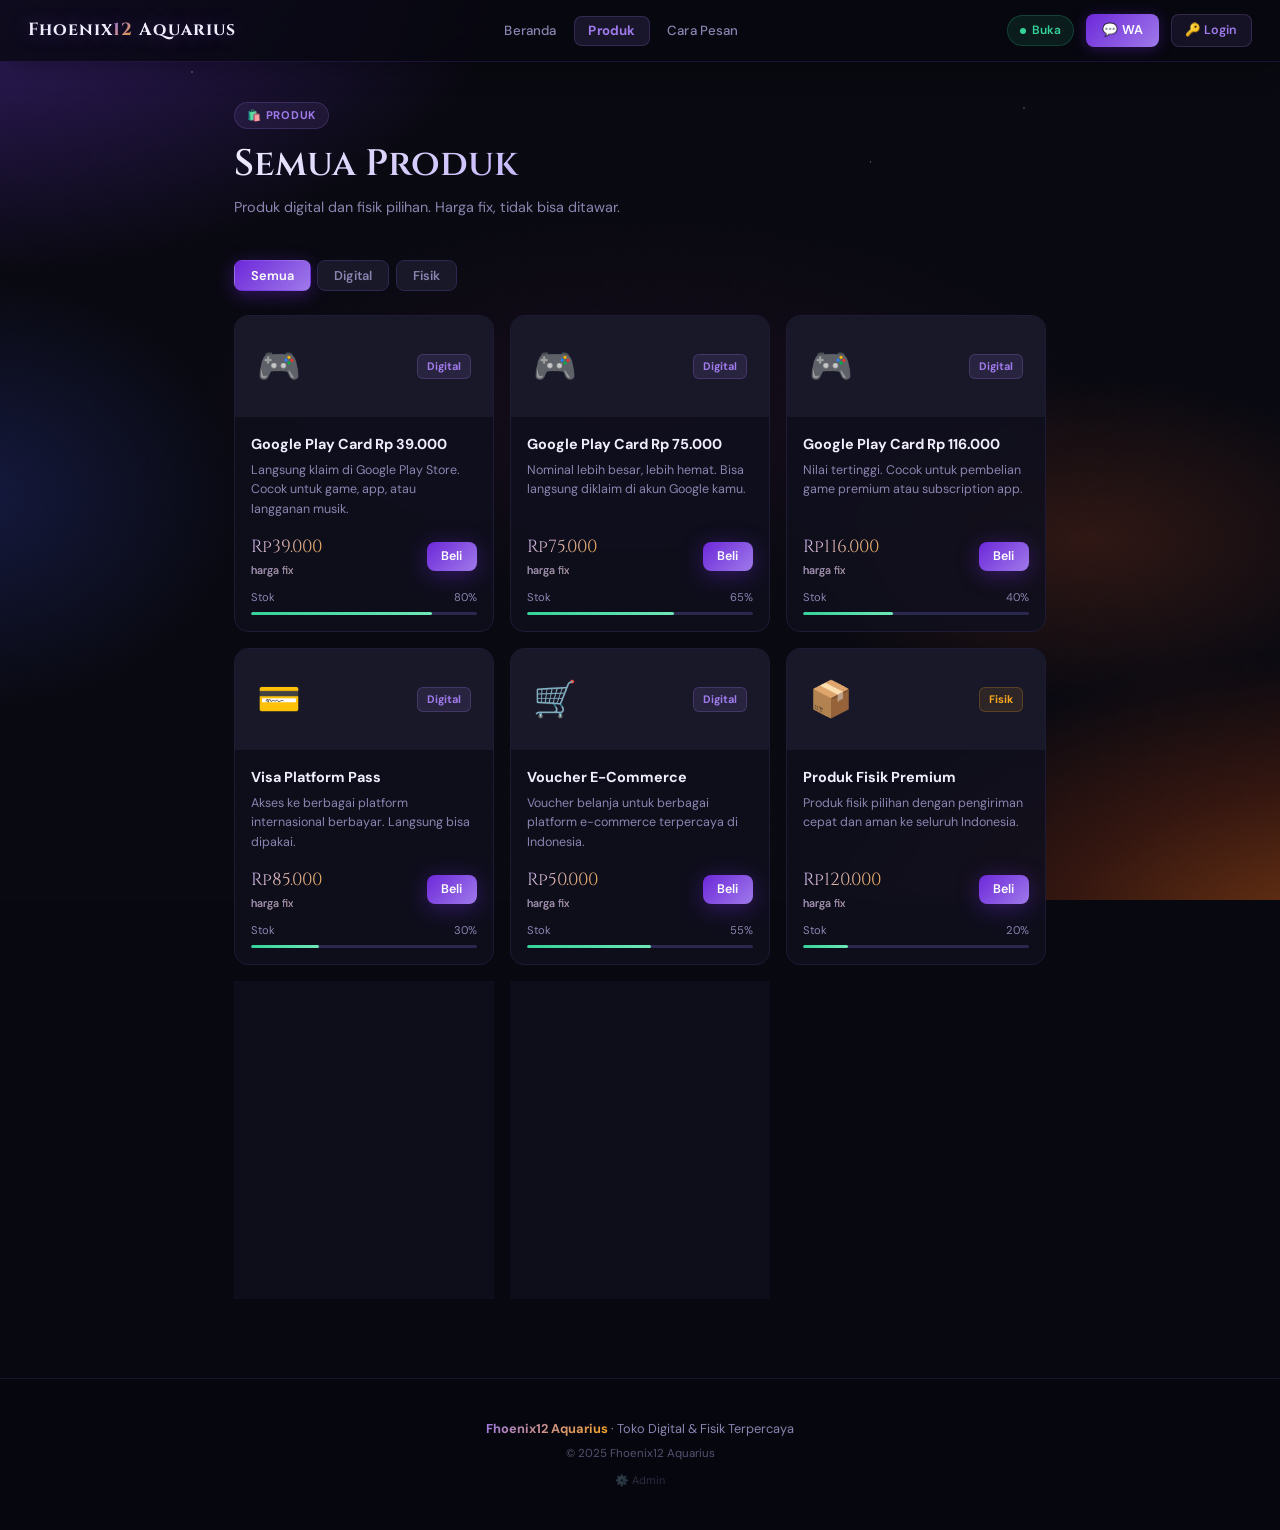
<file: produk.html>
<!DOCTYPE html>
<html lang="id">
<head>
<meta charset="UTF-8">
<meta name="viewport" content="width=device-width, initial-scale=1.0">
<title>Produk — Fhoenix12 Aquarius</title>
<link rel="stylesheet" href="style.css">
<style>
.filter-row { display:flex; gap:0.4rem; flex-wrap:wrap; margin-bottom:1.5rem; }
.ftab {
  padding:0.38rem 1rem; border-radius:8px; font-size:0.8rem; font-weight:600;
  cursor:pointer; border:1.5px solid var(--border2); background:var(--surface2);
  color:var(--ink2); transition:all 0.15s; font-family:'DM Sans',sans-serif;
}
.ftab:hover { border-color:var(--accent); color:var(--accent); }
.ftab.active {
  background:linear-gradient(135deg,#6d28d9,#9f7aea); color:#fff;
  border-color:transparent; box-shadow:0 4px 18px rgba(109,40,217,0.4);
}

.prod-grid { display:grid; grid-template-columns:repeat(auto-fill,minmax(230px,1fr)); gap:1rem; }
.prod-card {
  background:rgba(16,16,30,0.85); border:1.5px solid var(--border);
  border-radius:var(--radius); overflow:hidden; transition:all 0.2s;
  cursor:pointer; display:flex; flex-direction:column; backdrop-filter:blur(8px);
}
.prod-card:hover { border-color:rgba(159,122,234,0.4); box-shadow:0 8px 32px rgba(0,0,0,0.4); transform:translateY(-3px); }
.prod-top { background:var(--surface2); padding:1.4rem; display:flex; align-items:center; justify-content:space-between; }
.prod-emoji { font-size:2.2rem; }
.prod-badge {
  font-size:0.68rem; font-weight:700; padding:0.18rem 0.55rem; border-radius:6px;
  background:rgba(159,122,234,0.12); color:var(--accent); border:1px solid rgba(159,122,234,0.22);
}
.prod-badge.fisik  { background:rgba(246,166,35,0.1);  color:var(--accent2);  border-color:rgba(246,166,35,0.22); }
.prod-badge.best   { background:rgba(232,93,154,0.1);  color:var(--accent3);  border-color:rgba(232,93,154,0.22); }
.prod-badge.custom { background:rgba(52,211,153,0.1);  color:var(--success); border-color:rgba(52,211,153,0.22); }
.prod-body { padding:1rem; flex:1; display:flex; flex-direction:column; }
.prod-name { font-weight:700; font-size:0.9rem; margin-bottom:0.3rem; color:var(--ink); }
.prod-desc { font-size:0.78rem; color:var(--ink2); line-height:1.55; flex:1; margin-bottom:0.9rem; }
.prod-foot { display:flex; align-items:center; justify-content:space-between; }
.prod-price { font-family:'Cinzel',serif; font-size:1.1rem; background:linear-gradient(135deg,#c4b5fd,#f6a623); -webkit-background-clip:text; -webkit-text-fill-color:transparent; background-clip:text; }
.prod-price small { font-family:'DM Sans',sans-serif; font-size:0.68rem; color:var(--ink2); display:block; -webkit-text-fill-color:var(--ink2); }
.stock-row { display:flex; justify-content:space-between; align-items:center; margin-top:0.65rem; font-size:0.7rem; color:var(--ink2); }
.stock-bar { height:3px; background:var(--border2); border-radius:2px; margin-top:0.3rem; overflow:hidden; }
.stock-fill { height:100%; background:linear-gradient(90deg,#34d399,#6ee7b7); border-radius:2px; }

.prod-info-row { display:flex; align-items:center; gap:0.9rem; background:var(--surface2); border-radius:10px; padding:0.9rem; margin-bottom:1.2rem; border:1px solid var(--border2); }
.prod-info-emoji { font-size:2rem; }
.prod-info-name { font-weight:700; font-size:0.88rem; color:var(--ink); }
.prod-info-price { font-weight:700; font-family:'Cinzel',serif; font-size:1.05rem; background:linear-gradient(135deg,#c4b5fd,#f6a623); -webkit-background-clip:text; -webkit-text-fill-color:transparent; background-clip:text; }

.pay-grid { display:grid; grid-template-columns:1fr 1fr; gap:0.55rem; margin-bottom:1rem; }
.pay-opt {
  border:1.5px solid var(--border2); border-radius:10px; padding:0.65rem 0.75rem;
  cursor:pointer; display:flex; align-items:center; gap:0.55rem;
  font-size:0.81rem; font-weight:600; color:var(--ink2); transition:all 0.15s;
  background:var(--surface); font-family:'DM Sans',sans-serif;
}
.pay-opt:hover { border-color:var(--accent); color:var(--ink); }
.pay-opt.sel { border-color:var(--accent); background:rgba(159,122,234,0.1); color:var(--accent); }
.pi { font-size:1.1rem; }
.pay-info { display:none; background:rgba(159,122,234,0.06); border:1px solid rgba(159,122,234,0.18); border-radius:10px; padding:0.85rem 1rem; margin-bottom:1rem; font-size:0.82rem; }
.pay-info.show { display:block; animation:fadeIn 0.15s; }
.pay-info-row { display:flex; justify-content:space-between; align-items:center; padding:0.28rem 0; }
.pay-info-row:not(:last-child) { border-bottom:1px solid rgba(159,122,234,0.1); }
.pay-info-label { color:var(--ink2); }
.pay-info-val { font-weight:700; display:flex; align-items:center; gap:0.4rem; color:var(--ink); }
.copy-btn { background:linear-gradient(135deg,#6d28d9,#9f7aea); color:#fff; border:none; font-size:0.68rem; padding:0.14rem 0.5rem; border-radius:5px; cursor:pointer; font-family:'DM Sans',sans-serif; }
.copy-btn:hover { opacity:0.8; }
.inst-box { display:none; background:rgba(246,166,35,0.07); border:1px solid rgba(246,166,35,0.22); border-radius:10px; padding:0.75rem 1rem; font-size:0.81rem; color:var(--accent2); margin-bottom:1rem; }
.inst-box.show { display:block; }
.total-box { background:var(--surface2); border-radius:10px; padding:0.9rem 1rem; margin-bottom:1.2rem; border:1px solid var(--border2); }
.total-row { display:flex; justify-content:space-between; font-size:0.83rem; color:var(--ink2); padding:0.2rem 0; }
.total-final { display:flex; justify-content:space-between; font-weight:700; font-size:0.93rem; color:var(--ink); border-top:1px solid var(--border2); margin-top:0.5rem; padding-top:0.6rem; }
.total-final span:last-child { background:linear-gradient(135deg,#c4b5fd,#f6a623); -webkit-background-clip:text; -webkit-text-fill-color:transparent; background-clip:text; }

.success-wrap { text-align:center; padding:2rem 1.5rem; }
.success-emoji { font-size:3rem; margin-bottom:0.75rem; animation:pop 0.4s; }
@keyframes pop { 0%{transform:scale(0.5)} 70%{transform:scale(1.15)} 100%{transform:scale(1)} }
.success-title { font-family:'Cinzel',serif; font-size:1.5rem; margin-bottom:0.4rem; background:linear-gradient(135deg,#f0edff,#c4b5fd); -webkit-background-clip:text; -webkit-text-fill-color:transparent; background-clip:text; }
.success-sub { color:var(--ink2); font-size:0.86rem; line-height:1.65; margin-bottom:1.2rem; }
.order-code { display:inline-block; background:var(--surface2); border:1.5px dashed var(--accent); border-radius:10px; padding:0.55rem 1.5rem; font-weight:700; font-size:1.05rem; color:var(--accent); letter-spacing:0.07em; margin-bottom:1.2rem; }
.btn-wa-big { width:100%; background:linear-gradient(135deg,#15803d,#25D366); color:#fff; border:none; padding:0.82rem; border-radius:10px; font-size:0.92rem; font-weight:700; cursor:pointer; display:flex; align-items:center; justify-content:center; gap:0.5rem; transition:opacity 0.15s; font-family:'DM Sans',sans-serif; box-shadow:0 4px 18px rgba(37,211,102,0.3); }
.btn-wa-big:hover { opacity:0.88; }
.skip-link { display:block; margin-top:0.75rem; font-size:0.78rem; color:var(--ink2); cursor:pointer; background:none; border:none; font-family:'DM Sans',sans-serif; }
.skip-link:hover { color:var(--accent); }

.nav-user-btn { display:flex; align-items:center; gap:0.4rem; background:rgba(159,122,234,0.1); color:var(--accent); border:1px solid rgba(159,122,234,0.2); border-radius:8px; padding:0.35rem 0.85rem; font-size:0.78rem; font-weight:600; text-decoration:none; transition:all 0.15s; }
.nav-user-btn:hover { background:rgba(159,122,234,0.2); }
@media(max-width:500px) { .prod-grid { grid-template-columns:1fr; } }
</style>
</head>
<body>
<nav>
  <a href="index.html" class="nav-logo">Fhoenix<span>12</span> Aquarius</a>
  <ul class="nav-links">
    <li><a href="index.html">Beranda</a></li>
    <li><a href="produk.html" class="active">Produk</a></li>
    <li><a href="cara-pesan.html">Cara Pesan</a></li>
    <li id="nav-akun-li" style="display:none"><a href="akun.html">👤 Akun</a></li>
  </ul>
  <div class="nav-right">
    <div class="store-pill" id="store-pill"><div class="dot"></div> Buka</div>
    <a href="https://wa.me/6287872334563" class="btn-wa" target="_blank">💬 WA</a>
    <a href="login-pelanggan.html" class="nav-user-btn" id="nav-login-btn">🔑 Login</a>
  </div>
</nav>
<div id="closed-banner">🔒 Toko tutup sementara — Hubungi WhatsApp untuk pesanan</div>

<div class="page-wrap">
  <div class="page-header fade-up">
    <div class="page-tag">🛍️ Produk</div>
    <h1>Semua Produk</h1>
    <p>Produk digital dan fisik pilihan. Harga fix, tidak bisa ditawar.</p>
  </div>
  <div class="filter-row">
    <button class="ftab active" onclick="filterProd('all',this)">Semua</button>
    <button class="ftab" onclick="filterProd('digital',this)">Digital</button>
    <button class="ftab" onclick="filterProd('fisik',this)">Fisik</button>
  </div>
  <div class="prod-grid" id="prod-grid"></div>
</div>

<footer>
  <strong>Fhoenix12 Aquarius</strong> · Toko Digital & Fisik Terpercaya<br>
  <span style="font-size:0.72rem;margin-top:0.35rem;display:block;opacity:0.6">© 2025 Fhoenix12 Aquarius</span>
  <a href="login.html" style="font-size:0.68rem;color:var(--ink2);text-decoration:none;opacity:0.3;display:inline-block;margin-top:0.5rem;transition:opacity 0.2s" onmouseover="this.style.opacity='0.8'" onmouseout="this.style.opacity='0.3'">⚙️ Admin</a>
</footer>

<!-- BUY MODAL -->
<div class="overlay" id="buy-overlay">
  <div class="modal">
    <div class="modal-head">
      <h3>Beli Produk</h3>
      <button class="modal-close" onclick="closeOverlay('buy-overlay')">✕</button>
    </div>
    <div class="modal-body">
      <div class="prod-info-row">
        <div class="prod-info-emoji" id="m-emoji">🎮</div>
        <div><div class="prod-info-name" id="m-name">—</div><div class="prod-info-price" id="m-price">—</div></div>
      </div>
      <div class="inst-box" id="inst-box">💰 <strong>Bayar Bertahap:</strong> DP <span id="dp-val">—</span> sekarang, sisa <span id="sisa-val">—</span> setelah selesai.</div>
      <div class="form-group"><label>Nama Lengkap *</label><input id="f-name" type="text" placeholder="Nama kamu..."></div>
      <div class="form-group"><label>Nomor WhatsApp *</label><input id="f-wa" type="tel" placeholder="08xxxxxxxxxx"></div>
      <div class="form-group"><label>Catatan (opsional)</label><textarea id="f-note" placeholder="Catatan tambahan..."></textarea></div>
      <div class="form-group">
        <label>Metode Pembayaran</label>
        <div class="pay-grid">
          <div class="pay-opt sel" onclick="selPay('brimo',this)"><span class="pi">🏦</span> BRImo</div>
          <div class="pay-opt" onclick="selPay('transfer',this)"><span class="pi">💳</span> Transfer</div>
          <div class="pay-opt" onclick="selPay('qris',this)"><span class="pi">📱</span> QRIS</div>
          <div class="pay-opt" onclick="selPay('cod',this)"><span class="pi">💵</span> COD</div>
        </div>
      </div>
      <div class="pay-info show" id="pi-brimo">
        <div class="pay-info-row"><span class="pay-info-label">Bank</span><span class="pay-info-val">BRI</span></div>
        <div class="pay-info-row"><span class="pay-info-label">Atas Nama</span><span class="pay-info-val">Ega Rahmad Akbar</span></div>
        <div class="pay-info-row"><span class="pay-info-label">No. Rekening</span><span class="pay-info-val">008401082727535 <button class="copy-btn" onclick="copyText('008401082727535',this)">Salin</button></span></div>
      </div>
      <div class="pay-info" id="pi-transfer">
        <div class="pay-info-row"><span class="pay-info-label">Bank</span><span class="pay-info-val">BRI</span></div>
        <div class="pay-info-row"><span class="pay-info-label">No. Rekening</span><span class="pay-info-val">008401082727535 <button class="copy-btn" onclick="copyText('008401082727535',this)">Salin</button></span></div>
      </div>
      <div class="pay-info" id="pi-qris"><div style="text-align:center;padding:0.5rem 0;font-size:0.82rem;color:var(--ink2)">📲 Scan QRIS via aplikasi pembayaran.<br>Hubungi WA untuk mendapatkan kode QR.</div></div>
      <div class="pay-info" id="pi-cod"><div style="font-size:0.82rem;color:var(--ink2)">COD hanya area tertentu. Konfirmasi lokasi via WhatsApp sebelum pesan.</div></div>
      <div class="total-box">
        <div class="total-row"><span>Subtotal</span><span id="t-sub">—</span></div>
        <div class="total-row"><span>Biaya layanan</span><span>Gratis</span></div>
        <div class="total-final"><span>Total Bayar</span><span id="t-final">—</span></div>
      </div>
      <button class="btn btn-accent btn-full" onclick="confirmOrder()">✅ Konfirmasi Pesanan</button>
    </div>
  </div>
</div>

<!-- SUCCESS MODAL -->
<div class="overlay" id="ok-overlay">
  <div class="modal">
    <div class="modal-body">
      <div class="success-wrap">
        <div class="success-emoji">🎉</div>
        <div class="success-title">Pesanan Diterima!</div>
        <div class="success-sub">Kode pesanan kamu:</div>
        <div class="order-code" id="ok-code">FX-000000</div>
        <div class="success-sub">Setelah transfer, kirim bukti + kode pesanan ke WhatsApp kami.</div>
        <button class="btn-wa-big" onclick="goWA()">💬 Lanjut ke WhatsApp</button>
        <button class="skip-link" onclick="closeOverlay('ok-overlay')">Tutup</button>
      </div>
    </div>
  </div>
</div>

<!-- LOGIN REQUIRED MODAL -->
<div class="overlay" id="login-required-overlay">
  <div class="modal">
    <div class="modal-head">
      <h3>🔒 Login Diperlukan</h3>
      <button class="modal-close" onclick="closeOverlay('login-required-overlay')">✕</button>
    </div>
    <div class="modal-body" style="text-align:center;padding:2rem 1.5rem">
      <div style="font-size:2.8rem;margin-bottom:0.75rem">🦅</div>
      <div style="font-family:'Cinzel',serif;font-size:1.05rem;font-weight:600;margin-bottom:0.5rem;color:var(--ink)">Wajib Login Dulu</div>
      <div style="font-size:0.83rem;color:var(--ink2);line-height:1.65;margin-bottom:1.5rem">
        Untuk memesan produk, kamu perlu punya akun terlebih dahulu.<br>
        Login atau daftar gratis sekarang!
      </div>
      <div style="display:flex;flex-direction:column;gap:0.65rem">
        <a href="login-pelanggan.html" class="btn btn-accent btn-full" onclick="simpanTujuan()">🔑 Login</a>
        <a href="login-pelanggan.html?tab=register" class="btn btn-ghost btn-full" onclick="simpanTujuan()">📝 Daftar Gratis</a>
      </div>
      <button class="skip-link" onclick="closeOverlay('login-required-overlay')">Batal</button>
    </div>
  </div>
</div>

<script src="auth.js"></script>
<script src="shared.js"></script>
<script>
const PRODUCTS = [
  { id:1, name:'Google Play Card Rp 39.000', desc:'Langsung klaim di Google Play Store. Cocok untuk game, app, atau langganan musik.', price:39000, emoji:'🎮', type:'digital', badge:'Digital', stock:80 },
  { id:2, name:'Google Play Card Rp 75.000', desc:'Nominal lebih besar, lebih hemat. Bisa langsung diklaim di akun Google kamu.', price:75000, emoji:'🎮', type:'digital', badge:'Digital', stock:65 },
  { id:3, name:'Google Play Card Rp 116.000', desc:'Nilai tertinggi. Cocok untuk pembelian game premium atau subscription app.', price:116000, emoji:'🎮', type:'digital', badge:'Digital', stock:40 },
  { id:4, name:'Visa Platform Pass', desc:'Akses ke berbagai platform internasional berbayar. Langsung bisa dipakai.', price:85000, emoji:'💳', type:'digital', badge:'Digital', stock:30 },
  { id:5, name:'Voucher E-Commerce', desc:'Voucher belanja untuk berbagai platform e-commerce terpercaya di Indonesia.', price:50000, emoji:'🛒', type:'digital', badge:'Digital', stock:55 },
  { id:6, name:'Produk Fisik Premium', desc:'Produk fisik pilihan dengan pengiriman cepat dan aman ke seluruh Indonesia.', price:120000, emoji:'📦', type:'fisik', badge:'Fisik', stock:20 },
  { id:7, name:'Bundle Digital Pack', desc:'Paket hemat: Google Play Card + Voucher platform dalam satu bundel spesial.', price:180000, emoji:'🎁', type:'digital', badge:'Best Deal', stock:15 },
  { id:8, name:'Top Up Custom', desc:'Nominal custom sesuai kebutuhan. Hubungi WA untuk diskusi harga terbaik.', price:0, emoji:'⚡', type:'digital', badge:'Custom', stock:99 },
];
let curProd=null, curPay='brimo', waMsg='', pendingProdId=null;

function rp(n) { return n===0?'Hubungi WA':'Rp'+n.toLocaleString('id-ID'); }
function badgeClass(b) { if(b==='Fisik')return'fisik'; if(b==='Best Deal')return'best'; if(b==='Custom')return'custom'; return''; }

// Update nav based on login state
window.addEventListener('DOMContentLoaded',()=>{
  const user = getCurrentUser();
  const loginBtn = document.getElementById('nav-login-btn');
  const akunLi = document.getElementById('nav-akun-li');
  if (user) {
    loginBtn.textContent = '👤 ' + user.name.split(' ')[0];
    loginBtn.href = 'akun.html';
    if (akunLi) akunLi.style.display = 'block';
  }
});

function renderProds(filter='all') {
  const list = filter==='all' ? PRODUCTS : PRODUCTS.filter(p=>p.type===filter);
  document.getElementById('prod-grid').innerHTML = list.map((p,i)=>`
    <div class="prod-card fade-up" style="animation-delay:${i*0.04}s">
      <div class="prod-top"><span class="prod-emoji">${p.emoji}</span><span class="prod-badge ${badgeClass(p.badge)}">${p.badge}</span></div>
      <div class="prod-body">
        <div class="prod-name">${p.name}</div>
        <div class="prod-desc">${p.desc}</div>
        <div class="prod-foot">
          <div class="prod-price">${rp(p.price)}${p.price>0?'<small>harga fix</small>':'<small>diskusi via WA</small>'}</div>
          <button class="btn btn-accent btn-sm" onclick="openBuy(${p.id})">${p.price===0?'💬 WA':'Beli'}</button>
        </div>
        ${p.price>0?`<div class="stock-row"><span>Stok</span><span>${p.stock}%</span></div><div class="stock-bar"><div class="stock-fill" style="width:${p.stock}%"></div></div>`:''}
      </div>
    </div>`).join('');
}

function filterProd(type,el) {
  document.querySelectorAll('.ftab').forEach(t=>t.classList.remove('active'));
  el.classList.add('active'); renderProds(type);
}

function openBuy(id) {
  const p = PRODUCTS.find(x=>x.id===id);
  if (!p) return;
  if (p.price===0) { window.open(`https://wa.me/6287872334563?text=${encodeURIComponent('Halo kak, saya mau tanya soal Top Up Custom 😊')}`,'_blank'); return; }
  if (isStoreClosed) { window.open(`https://wa.me/6287872334563?text=${encodeURIComponent('Halo kak, saya mau pesan '+p.name)}`,'_blank'); return; }

  // Wajib login sebelum bisa pesan
  if (!isLoggedIn()) {
    openOverlay('login-required-overlay');
    pendingProdId = id;
    return;
  }

  curProd = p;
  // Pre-fill name & WA dari akun
  const user = getCurrentUser();
  if (user) {
    document.getElementById('f-name').value = user.name;
    document.getElementById('f-wa').value = user.phone || '';
  }
  document.getElementById('m-emoji').textContent = p.emoji;
  document.getElementById('m-name').textContent = p.name;
  document.getElementById('m-price').textContent = rp(p.price);
  document.getElementById('t-sub').textContent = rp(p.price);
  document.getElementById('t-final').textContent = rp(p.price);
  const box = document.getElementById('inst-box');
  if (isInstallment && p.price>0) {
    const dp=Math.ceil(p.price/2);
    document.getElementById('dp-val').textContent=rp(dp);
    document.getElementById('sisa-val').textContent=rp(p.price-dp);
    box.classList.add('show');
  } else box.classList.remove('show');
  openOverlay('buy-overlay');
}

function selPay(method,el) {
  document.querySelectorAll('.pay-opt').forEach(e=>e.classList.remove('sel'));
  el.classList.add('sel'); curPay=method;
  ['brimo','transfer','qris','cod'].forEach(m=>document.getElementById('pi-'+m).classList.remove('show'));
  document.getElementById('pi-'+method).classList.add('show');
}

function confirmOrder() {
  const name = document.getElementById('f-name').value.trim();
  const wa   = document.getElementById('f-wa').value.trim();
  const note = document.getElementById('f-note').value.trim();
  if (!name) { alert('Nama tidak boleh kosong 😊'); return; }
  if (!wa)   { alert('Nomor WhatsApp tidak boleh kosong 😊'); return; }
  if (!curProd) return;
  const code = 'FX-'+Date.now().toString().slice(-6);
  document.getElementById('ok-code').textContent = code;
  const orderData = {
    id:code, produk:curProd.name, emoji:curProd.emoji, price:curProd.price,
    nama:name, wa:wa, metode:curPay, catatan:note, status:'Menunggu'
  };
  // Save to admin orders
  saveOrderGlobal(orderData);
  // Save to user account if logged in
  saveOrderToAccount(orderData);
  const msg = [
    'Halo kak Fhoenix12! \u{1F44B}',
    '',
    'Konfirmasi pesanan saya:',
    '',
    '\u{1F6D2} Produk  : ' + curProd.name,
    '\u{1F4B0} Harga   : ' + rp(curProd.price),
    '\u{1F4B3} Bayar   : ' + curPay.toUpperCase(),
    '\u{1F464} Nama    : ' + name,
    '\u{1F4F1} WA      : ' + wa,
    note ? '\u{1F4DD} Catatan : ' + note : null,
    '',
    '\u{1F516} Kode Pesanan: ' + code,
    '',
    'Terima kasih kak! \u{1F64F}\u{2728}'
  ].filter(l => l !== null).join('\n');
  waMsg = `https://wa.me/6287872334563?text=${encodeURIComponent(msg)}`;
  closeOverlay('buy-overlay');
  openOverlay('ok-overlay');
}

function goWA() {
  if (autoWA && waMsg) window.open(waMsg,'_blank');
  closeOverlay('ok-overlay');
}

function simpanTujuan() {
  // Simpan URL produk agar setelah login balik ke sini
  sessionStorage.setItem('after_login', 'produk.html');
}

renderProds();
</script>
</body>
</html>
</file>
<file: style.css>
@import url('https://fonts.googleapis.com/css2?family=Plus+Jakarta+Sans:wght@400;500;600;700;800&family=Cinzel:wght@400;600;700&family=DM+Sans:ital,wght@0,300;0,400;0,500;0,600;1,300&display=swap');

:root {
  --bg:           #080810;
  --surface:      #10101e;
  --surface2:     #181828;
  --ink:          #f0edff;
  --ink2:         #8a84b0;
  --accent:       #9f7aea;
  --accent2:      #f6a623;
  --accent3:      #e85d9a;
  --accent-light: #1e1635;
  --gold:         #f6a623;
  --danger:       #f87171;
  --success:      #34d399;
  --border:       #1e1c35;
  --border2:      #2a2750;
  --radius:       14px;
  --max-w:        860px;
  --nav-h:        62px;
}

* { margin: 0; padding: 0; box-sizing: border-box; }

/* ─── PHOENIX BACKGROUND ─── */
body {
  background-color: var(--bg);
  background-image:
    /* Stars top */
    radial-gradient(1px 1px at 15% 8%, rgba(255,255,255,0.7) 0%, transparent 100%),
    radial-gradient(1px 1px at 55% 5%, rgba(255,255,255,0.5) 0%, transparent 100%),
    radial-gradient(1px 1px at 80% 12%, rgba(255,255,255,0.6) 0%, transparent 100%),
    radial-gradient(1px 1px at 35% 3%, rgba(255,255,255,0.4) 0%, transparent 100%),
    radial-gradient(1px 1px at 68% 18%, rgba(255,255,255,0.5) 0%, transparent 100%),
    /* Phoenix purple/blue aura — top left */
    radial-gradient(ellipse 70% 55% at -5% -5%, rgba(100,60,200,0.55) 0%, rgba(80,40,160,0.3) 35%, transparent 65%),
    /* Phoenix orange/fire — bottom right */
    radial-gradient(ellipse 65% 50% at 105% 105%, rgba(220,100,20,0.5) 0%, rgba(180,60,10,0.25) 35%, transparent 65%),
    /* Mid fire glow center-right */
    radial-gradient(ellipse 40% 30% at 85% 60%, rgba(200,80,30,0.2) 0%, transparent 60%),
    /* Deep blue wing shimmer — left mid */
    radial-gradient(ellipse 35% 40% at -2% 55%, rgba(60,80,220,0.22) 0%, transparent 60%),
    /* Subtle pink center */
    radial-gradient(ellipse 50% 30% at 50% 45%, rgba(160,50,130,0.08) 0%, transparent 70%);
  background-attachment: fixed;
  color: var(--ink);
  font-family: 'DM Sans', sans-serif;
  font-size: 15px;
  line-height: 1.6;
  -webkit-font-smoothing: antialiased;
}

/* Noise grain texture overlay */
body::before {
  content: '';
  position: fixed; inset: 0; z-index: 0; pointer-events: none;
  opacity: 0.025;
  background-image: url("data:image/svg+xml,%3Csvg viewBox='0 0 256 256' xmlns='http://www.w3.org/2000/svg'%3E%3Cfilter id='noise'%3E%3CfeTurbulence type='fractalNoise' baseFrequency='0.9' numOctaves='4' stitchTiles='stitch'/%3E%3C/filter%3E%3Crect width='100%25' height='100%25' filter='url(%23noise)'/%3E%3C/svg%3E");
  background-size: 128px 128px;
}

/* ─── NAV ─── */
nav {
  position: fixed; top: 0; left: 0; right: 0; z-index: 100;
  height: var(--nav-h);
  background: rgba(8,8,16,0.82);
  backdrop-filter: blur(20px);
  border-bottom: 1px solid rgba(100,60,200,0.2);
  display: flex; align-items: center; justify-content: space-between;
  padding: 0 1.75rem;
  box-shadow: 0 1px 30px rgba(0,0,0,0.4);
}
.nav-logo {
  font-family: 'Cinzel', serif;
  font-size: 1.1rem; font-weight: 700;
  color: var(--ink); text-decoration: none;
  letter-spacing: 0.06em;
  text-shadow: 0 0 20px rgba(159,122,234,0.4);
}
.nav-logo span {
  background: linear-gradient(135deg, #9f7aea, #f6a623);
  -webkit-background-clip: text; -webkit-text-fill-color: transparent; background-clip: text;
}
.nav-links { display: flex; gap: 0.2rem; list-style: none; }
.nav-links a {
  color: var(--ink2); text-decoration: none;
  font-size: 0.83rem; font-weight: 500;
  padding: 0.4rem 0.9rem; border-radius: 8px;
  transition: all 0.2s; letter-spacing: 0.01em;
}
.nav-links a:hover { color: var(--accent); background: rgba(159,122,234,0.08); }
.nav-links a.active {
  background: rgba(159,122,234,0.12); color: var(--accent); font-weight: 700;
  box-shadow: inset 0 0 0 1px rgba(159,122,234,0.2);
}
.nav-right { display: flex; align-items: center; gap: 0.75rem; }
.store-pill {
  display: flex; align-items: center; gap: 0.4rem;
  font-size: 0.75rem; font-weight: 600; padding: 0.28rem 0.75rem;
  border-radius: 100px;
  background: rgba(52,211,153,0.1); color: var(--success);
  border: 1px solid rgba(52,211,153,0.2);
  transition: all 0.2s;
}
.store-pill.closed { background: rgba(248,113,113,0.1); color: var(--danger); border-color: rgba(248,113,113,0.2); }
.dot { width: 6px; height: 6px; border-radius: 50%; background: currentColor; animation: blink 2s infinite; }
@keyframes blink { 0%,100%{opacity:1} 50%{opacity:0.3} }
.btn-wa {
  display: flex; align-items: center; gap: 0.35rem;
  background: linear-gradient(135deg, #6d28d9, #9f7aea);
  color: #fff; text-decoration: none;
  font-size: 0.8rem; font-weight: 600;
  padding: 0.38rem 1rem; border-radius: 8px;
  transition: all 0.2s;
  box-shadow: 0 2px 14px rgba(109,40,217,0.35);
  letter-spacing: 0.01em;
}
.btn-wa:hover { box-shadow: 0 4px 20px rgba(109,40,217,0.5); transform: translateY(-1px); }

/* ─── LAYOUT ─── */
.page-wrap {
  position: relative; z-index: 1;
  max-width: var(--max-w); margin: 0 auto;
  padding: calc(var(--nav-h) + 2.5rem) 1.5rem 5rem;
}

/* ─── CLOSED BANNER ─── */
#closed-banner {
  display: none;
  background: linear-gradient(135deg, #7c2020, #991b1b);
  color: #fff; text-align: center;
  font-size: 0.8rem; font-weight: 600;
  padding: 0.45rem 1rem;
  position: fixed; top: var(--nav-h); left: 0; right: 0; z-index: 90;
  border-bottom: 1px solid rgba(248,113,113,0.3);
}

/* ─── PAGE HEADER ─── */
.page-header { margin-bottom: 2.5rem; }
.page-header h1 {
  font-family: 'Cinzel', serif;
  font-size: clamp(1.7rem, 4vw, 2.3rem);
  font-weight: 600; line-height: 1.25;
  margin-bottom: 0.5rem;
  background: linear-gradient(135deg, #f0edff 0%, #c4b5fd 40%, #f6a623 100%);
  -webkit-background-clip: text; -webkit-text-fill-color: transparent; background-clip: text;
}
.page-header p { color: var(--ink2); font-size: 0.9rem; line-height: 1.7; }
.page-tag {
  display: inline-flex; align-items: center; gap: 0.4rem;
  background: rgba(159,122,234,0.1); color: var(--accent);
  font-size: 0.7rem; font-weight: 700; letter-spacing: 0.07em; text-transform: uppercase;
  padding: 0.22rem 0.75rem; border-radius: 100px; margin-bottom: 0.75rem;
  border: 1px solid rgba(159,122,234,0.2);
}

/* ─── BUTTONS ─── */
.btn {
  display: inline-flex; align-items: center; gap: 0.4rem;
  font-family: 'DM Sans', sans-serif;
  font-weight: 600; font-size: 0.88rem;
  padding: 0.62rem 1.35rem; border-radius: 10px;
  border: none; cursor: pointer; transition: all 0.18s;
  text-decoration: none; letter-spacing: 0.01em;
}
.btn-accent {
  background: linear-gradient(135deg, #6d28d9, #9f7aea);
  color: #fff; box-shadow: 0 4px 22px rgba(109,40,217,0.4);
}
.btn-accent:hover { box-shadow: 0 6px 28px rgba(109,40,217,0.6); transform: translateY(-1px); }
.btn-ghost {
  background: rgba(255,255,255,0.04); color: var(--ink2);
  border: 1px solid var(--border2); backdrop-filter: blur(4px);
}
.btn-ghost:hover { background: rgba(255,255,255,0.08); color: var(--ink); border-color: rgba(159,122,234,0.3); }
.btn-sm { padding: 0.4rem 0.9rem; font-size: 0.78rem; border-radius: 8px; }
.btn-full { width: 100%; justify-content: center; padding: 0.85rem; font-size: 0.93rem; }

/* ─── CARDS ─── */
.card {
  background: rgba(16,16,30,0.8);
  border: 1px solid var(--border);
  border-radius: var(--radius);
  backdrop-filter: blur(8px);
  transition: all 0.2s;
}
.card:hover { border-color: rgba(159,122,234,0.3); box-shadow: 0 6px 30px rgba(0,0,0,0.3); }

/* ─── DIVIDER ─── */
.divider { border: none; border-top: 1px solid var(--border); margin: 2rem 0; }

/* ─── FORM ELEMENTS ─── */
.form-group { margin-bottom: 1.1rem; }
.form-group label {
  display: block; font-size: 0.8rem; font-weight: 600;
  color: var(--ink2); margin-bottom: 0.4rem; letter-spacing: 0.02em;
}
input, select, textarea {
  width: 100%; background: rgba(24,24,40,0.9);
  border: 1.5px solid var(--border2);
  border-radius: 10px; padding: 0.65rem 0.95rem;
  font-family: 'DM Sans', sans-serif;
  font-size: 0.88rem; color: var(--ink); outline: none;
  transition: all 0.18s;
}
input:focus, select:focus, textarea:focus {
  border-color: var(--accent); background: rgba(159,122,234,0.06);
  box-shadow: 0 0 0 3px rgba(159,122,234,0.12);
}
textarea { resize: vertical; min-height: 70px; }

/* ─── MODAL ─── */
.overlay {
  display: none; position: fixed; inset: 0; z-index: 200;
  background: rgba(4,4,12,0.7); backdrop-filter: blur(8px);
  align-items: center; justify-content: center; padding: 1rem;
}
.overlay.open { display: flex; animation: fadeIn 0.18s ease; }
.modal {
  background: var(--surface); border: 1px solid var(--border2);
  border-radius: 20px; width: 100%; max-width: 440px;
  max-height: 90vh; overflow-y: auto;
  animation: slideUp 0.25s ease;
  box-shadow: 0 24px 80px rgba(0,0,0,0.6);
}
.modal-head {
  display: flex; align-items: center; justify-content: space-between;
  padding: 1.25rem 1.4rem;
  border-bottom: 1px solid var(--border);
}
.modal-head h3 { font-size: 1rem; font-weight: 700; color: var(--ink); }
.modal-close {
  background: var(--surface2); border: none;
  width: 28px; height: 28px; border-radius: 50%;
  cursor: pointer; font-size: 0.95rem; color: var(--ink2);
  display: flex; align-items: center; justify-content: center;
  transition: all 0.15s;
}
.modal-close:hover { background: var(--border2); color: var(--danger); }
.modal-body { padding: 1.4rem; }

/* ─── TOGGLE SWITCH ─── */
.toggle { position: relative; width: 40px; height: 22px; flex-shrink: 0; }
.toggle input { opacity: 0; width: 0; height: 0; }
.toggle-track {
  position: absolute; inset: 0;
  background: var(--border2); border-radius: 100px; cursor: pointer; transition: background 0.2s;
}
.toggle-track::after {
  content: ''; position: absolute;
  width: 16px; height: 16px; top: 3px; left: 3px;
  background: #fff; border-radius: 50%; transition: transform 0.2s;
}
.toggle input:checked ~ .toggle-track { background: linear-gradient(135deg, #6d28d9, #9f7aea); }
.toggle input:checked ~ .toggle-track::after { transform: translateX(18px); }

/* ─── FOOTER ─── */
footer {
  position: relative; z-index: 1;
  text-align: center; padding: 2.5rem 1.5rem;
  border-top: 1px solid rgba(159,122,234,0.12);
  color: var(--ink2); font-size: 0.8rem;
  background: rgba(6,6,14,0.6);
}
footer strong {
  background: linear-gradient(135deg, #9f7aea, #f6a623);
  -webkit-background-clip: text; -webkit-text-fill-color: transparent; background-clip: text;
  font-weight: 700;
}

/* ─── ANIMATIONS ─── */
@keyframes fadeIn  { from{opacity:0} to{opacity:1} }
@keyframes slideUp { from{transform:translateY(18px);opacity:0} to{transform:translateY(0);opacity:1} }
.fade-up { opacity:0; transform:translateY(18px); animation: slideUp 0.45s ease forwards; }

/* ─── RESPONSIVE ─── */
@media (max-width: 640px) {
  nav { padding: 0 1rem; }
  .nav-links { display: none; }
  .page-wrap { padding: calc(var(--nav-h) + 1.5rem) 1rem 3rem; }
}
</file>
